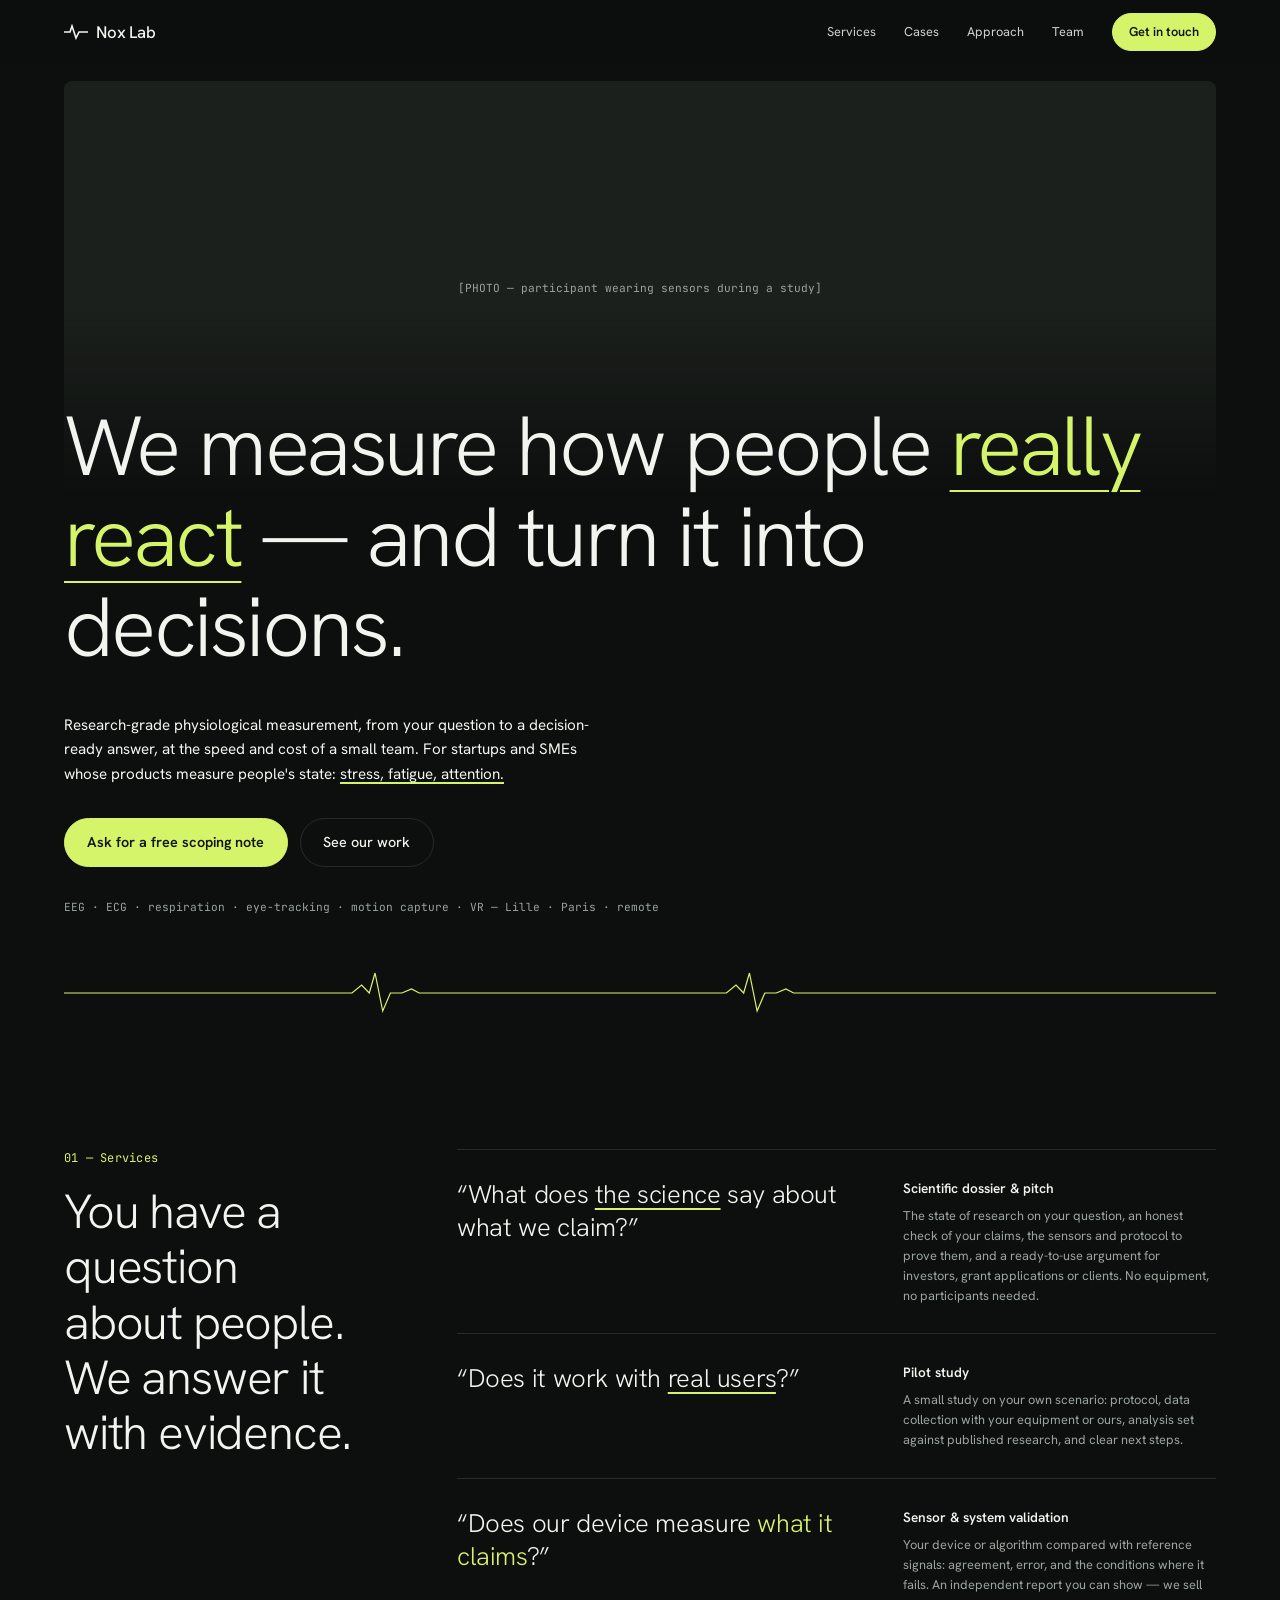
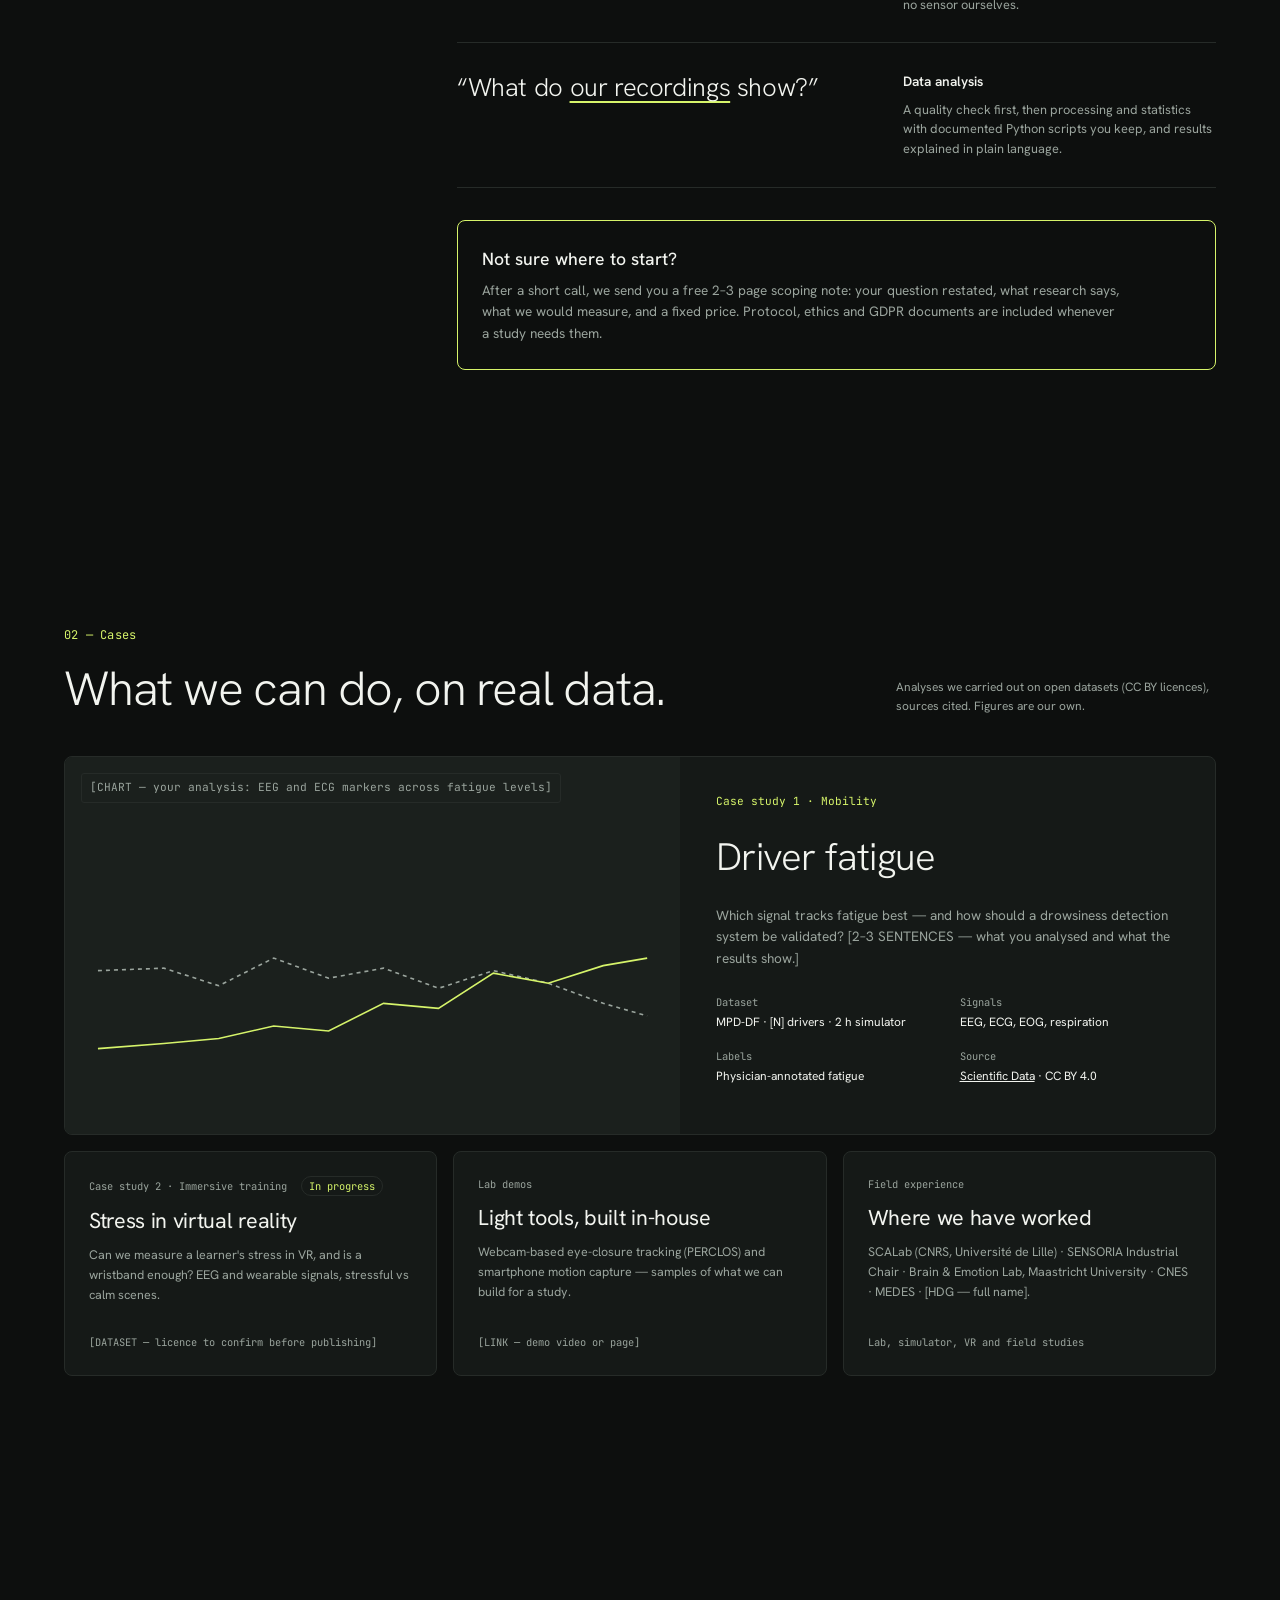
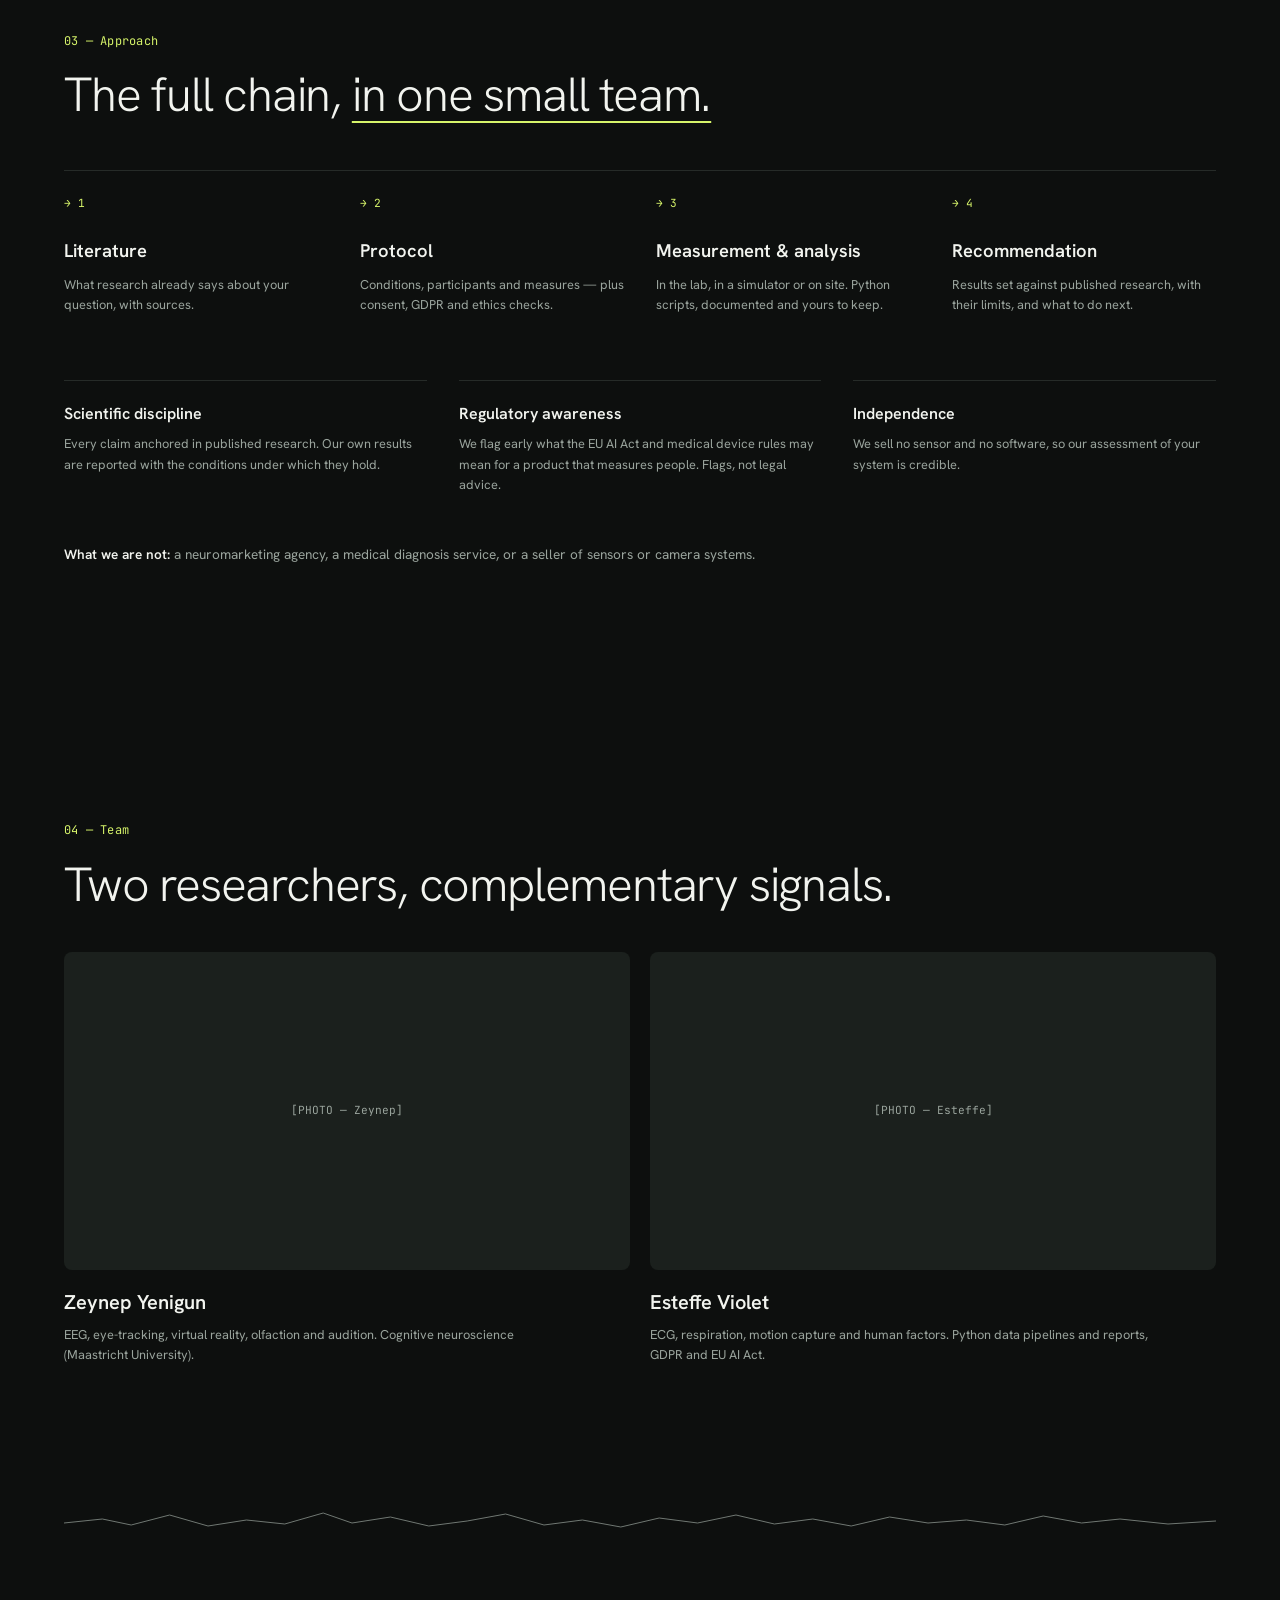
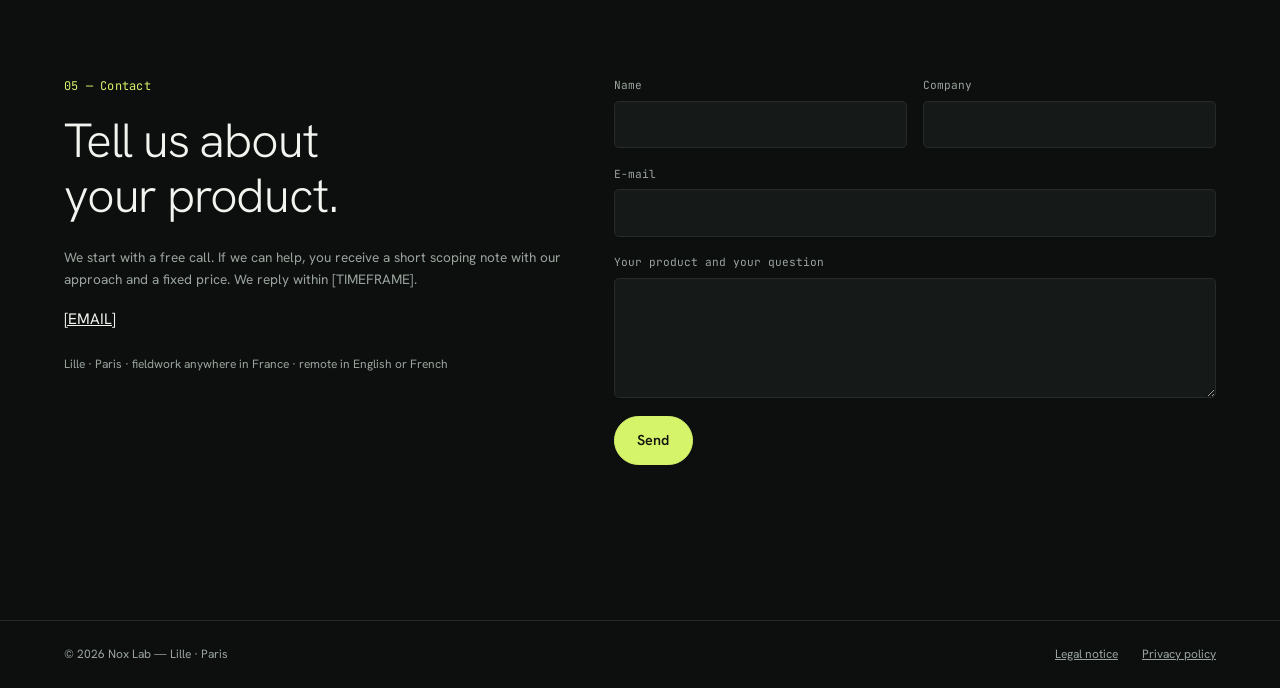
<file: index.html>
<!doctype html>
<html lang="en">
<head>
  <meta charset="utf-8">
  <meta name="viewport" content="width=device-width, initial-scale=1">
  <title>Nox Lab — Research-grade measurement of how people really react</title>
  <meta name="description" content="Physiological and behavioural measurement (EEG, ECG, respiration, eye-tracking, motion capture) for startups and SMEs whose products measure people's state: stress, fatigue, attention. Lille and Paris.">

  <!-- Preview when the link is shared (LinkedIn, etc.) -->
  <meta property="og:title" content="Nox Lab — Research-grade measurement of how people really react">
  <meta property="og:description" content="From your question to a decision-ready answer: scientific dossiers, pilot studies, sensor validation and data analysis.">
  <meta property="og:type" content="website">
  <meta property="og:locale" content="en_GB">
  <!-- <meta property="og:image" content="https://YOUR-DOMAIN/assets/og.jpg"> -->

  <link rel="icon" href="assets/favicon.svg" type="image/svg+xml">

  <!-- Fonts: Google Fonts. Remove these 3 lines to fall back to system fonts. -->
  <link rel="preconnect" href="https://fonts.googleapis.com">
  <link rel="preconnect" href="https://fonts.gstatic.com" crossorigin>
  <link href="https://fonts.googleapis.com/css2?family=Hanken+Grotesk:wght@300;400;500;600&family=JetBrains+Mono:wght@400&display=swap" rel="stylesheet">

  <link rel="stylesheet" href="css/style.css">
</head>
<body>
  <a class="skip-link" href="#content">Skip to content</a>

  <header class="site-header">
    <div class="container site-header__inner">
      <a class="logo" href="#top" aria-label="Nox Lab — home">
        <svg viewBox="0 0 24 16" aria-hidden="true"><path d="M0 8h6l2-6 4 12 3-6h9"/></svg>
        Nox Lab
      </a>

      <button class="nav-toggle" type="button" aria-expanded="false" aria-controls="nav" aria-label="Open menu">
        <svg width="18" height="18" viewBox="0 0 18 18" fill="none" stroke="currentColor" stroke-width="1.6" aria-hidden="true"><path d="M2 5h14M2 13h14"/></svg>
      </button>

      <nav class="nav" id="nav" aria-label="Main navigation">
        <div class="nav__links">
          <a href="#services">Services</a>
          <a href="#cases">Cases</a>
          <a href="#approach">Approach</a>
          <a href="#team">Team</a>
        </div>
        <a class="btn btn--primary btn--sm" href="#contact">Get in touch</a>
      </nav>
    </div>
  </header>

  <main id="content">
    <span id="top"></span>

    <section class="hero">
      <div class="container">
        <div class="hero__visual">
          <!-- Replace the .photo__tag with: <img src="assets/hero.jpg" alt="Participant wearing physiological sensors during a study" width="1600" height="900"> -->
          <div class="photo"><span class="photo__tag">[PHOTO — participant wearing sensors during a study]</span></div>
        </div>

        <h1 class="h-display hero__title">We measure how people <span class="mark">really react</span> — and turn it into decisions.</h1>

        <p class="hero__lead">Research-grade physiological measurement, from your question to a decision-ready answer, at the speed and cost of a small team. For startups and SMEs whose products measure people's state: <u>stress, fatigue, attention.</u></p>

        <div class="hero__actions">
          <a class="btn btn--primary" href="#contact">Ask for a free scoping note</a>
          <a class="btn" href="#cases">See our work</a>
        </div>

        <p class="hero__tags">EEG · ECG · respiration · eye-tracking · motion capture · VR — Lille · Paris · remote</p>

        <svg class="signal" viewBox="0 0 1200 56" preserveAspectRatio="none" aria-hidden="true">
          <path stroke="var(--accent)" stroke-width="1.2" d="M0 28H300l10-8 8 8 6-20 8 38 8-18h12l10-4 8 4H690l10-8 8 8 6-20 8 38 8-18h12l10-4 8 4H1200"/>
        </svg>
      </div>
    </section>

    <section class="section" id="services">
      <div class="container split">
        <div class="services__intro">
          <p class="eyebrow">01 — Services</p>
          <h2 class="h-section">You have a question about people. We answer it with evidence.</h2>
        </div>

        <div>
          <ul class="service-list">
            <li class="service">
              <p class="service__q">“What does <u>the science</u> say about what we claim?”</p>
              <div>
                <h3 class="service__title">Scientific dossier &amp; pitch</h3>
                <p class="service__text">The state of research on your question, an honest check of your claims, the sensors and protocol to prove them, and a ready-to-use argument for investors, grant applications or clients. No equipment, no participants needed.</p>
              </div>
            </li>
            <li class="service">
              <p class="service__q">“Does it work with <u>real users</u>?”</p>
              <div>
                <h3 class="service__title">Pilot study</h3>
                <p class="service__text">A small study on your own scenario: protocol, data collection with your equipment or ours, analysis set against published research, and clear next steps.</p>
              </div>
            </li>
            <li class="service">
              <p class="service__q">“Does our device measure <em>what it claims</em>?”</p>
              <div>
                <h3 class="service__title">Sensor &amp; system validation</h3>
                <p class="service__text">Your device or algorithm compared with reference signals: agreement, error, and the conditions where it fails. An independent report you can show — we sell no sensor ourselves.</p>
              </div>
            </li>
            <li class="service">
              <p class="service__q">“What do <u>our recordings</u> show?”</p>
              <div>
                <h3 class="service__title">Data analysis</h3>
                <p class="service__text">A quality check first, then processing and statistics with documented Python scripts you keep, and results explained in plain language.</p>
              </div>
            </li>
          </ul>

          <div class="scoping">
            <p class="scoping__title">Not sure where to start?</p>
            <p class="scoping__text">After a short call, we send you a free 2–3 page scoping note: your question restated, what research says, what we would measure, and a fixed price. Protocol, ethics and GDPR documents are included whenever a study needs them.</p>
          </div>
        </div>
      </div>
    </section>

    <section class="section" id="cases">
      <div class="container">
        <div class="cases__head">
          <div>
            <p class="eyebrow">02 — Cases</p>
            <h2 class="h-section">What we can do, on real data.</h2>
          </div>
          <p class="cases__note">Analyses we carried out on open datasets (CC BY licences), sources cited. Figures are our own.</p>
        </div>

        <article class="card case-main">
          <div class="case-main__chart">
            <svg viewBox="0 0 560 300" preserveAspectRatio="none" role="img" aria-label="Placeholder chart">
              <path stroke="var(--muted)" stroke-dasharray="4 4" stroke-width="1" d="M30 170 L90 168 L140 182 L190 160 L240 176 L290 168 L340 184 L390 170 L440 180 L490 196 L530 206"/>
              <path stroke="var(--accent)" d="M30 232 L90 228 L140 224 L190 214 L240 218 L290 196 L340 200 L390 172 L440 180 L490 166 L530 160"/>
            </svg>
            <span class="photo__tag">[CHART — your analysis: EEG and ECG markers across fatigue levels]</span>
          </div>
          <div class="case-main__body">
            <p class="case-main__kicker">Case study 1 · Mobility</p>
            <h3 class="case-main__title">Driver fatigue</h3>
            <p class="case-main__text">Which signal tracks fatigue best — and how should a drowsiness detection system be validated? [2–3 SENTENCES — what you analysed and what the results show.]</p>
            <dl class="meta">
              <div><dt>Dataset</dt><dd>MPD-DF · [N] drivers · 2 h simulator</dd></div>
              <div><dt>Signals</dt><dd>EEG, ECG, EOG, respiration</dd></div>
              <div><dt>Labels</dt><dd>Physician-annotated fatigue</dd></div>
              <div><dt>Source</dt><dd><a href="https://www.nature.com/articles/s41597-026-06634-4" rel="noopener">Scientific Data</a> · CC BY 4.0</dd></div>
            </dl>
          </div>
        </article>

        <div class="case-grid">
          <article class="card case-card">
            <p class="case-card__kicker">Case study 2 · Immersive training <span class="status">In progress</span></p>
            <h3 class="case-card__title">Stress in virtual reality</h3>
            <p class="case-card__text">Can we measure a learner's stress in VR, and is a wristband enough? EEG and wearable signals, stressful vs calm scenes.</p>
            <p class="case-card__src">[DATASET — licence to confirm before publishing]</p>
          </article>
          <article class="card case-card">
            <p class="case-card__kicker">Lab demos</p>
            <h3 class="case-card__title">Light tools, built in-house</h3>
            <p class="case-card__text">Webcam-based eye-closure tracking (PERCLOS) and smartphone motion capture — samples of what we can build for a study.</p>
            <p class="case-card__src">[LINK — demo video or page]</p>
          </article>
          <article class="card case-card">
            <p class="case-card__kicker">Field experience</p>
            <h3 class="case-card__title">Where we have worked</h3>
            <p class="case-card__text">SCALab (CNRS, Université de Lille) · SENSORIA Industrial Chair · Brain &amp; Emotion Lab, Maastricht University · CNES · MEDES · [HDG — full name].</p>
            <p class="case-card__src">Lab, simulator, VR and field studies</p>
          </article>
        </div>
      </div>
    </section>

    <section class="section method" id="approach">
      <div class="container">
        <p class="eyebrow">03 — Approach</p>
        <h2 class="h-section">The full chain, <span class="underline">in one small team.</span></h2>

        <ol class="steps">
          <li class="step">
            <p class="step__num">→ 1</p>
            <h3 class="step__title">Literature</h3>
            <p class="step__text">What research already says about your question, with sources.</p>
          </li>
          <li class="step">
            <p class="step__num">→ 2</p>
            <h3 class="step__title">Protocol</h3>
            <p class="step__text">Conditions, participants and measures — plus consent, GDPR and ethics checks.</p>
          </li>
          <li class="step">
            <p class="step__num">→ 3</p>
            <h3 class="step__title">Measurement &amp; analysis</h3>
            <p class="step__text">In the lab, in a simulator or on site. Python scripts, documented and yours to keep.</p>
          </li>
          <li class="step">
            <p class="step__num">→ 4</p>
            <h3 class="step__title">Recommendation</h3>
            <p class="step__text">Results set against published research, with their limits, and what to do next.</p>
          </li>
        </ol>

        <div class="principles">
          <div class="principle">
            <h3 class="principle__title">Scientific discipline</h3>
            <p class="principle__text">Every claim anchored in published research. Our own results are reported with the conditions under which they hold.</p>
          </div>
          <div class="principle">
            <h3 class="principle__title">Regulatory awareness</h3>
            <p class="principle__text">We flag early what the EU AI Act and medical device rules may mean for a product that measures people. Flags, not legal advice.</p>
          </div>
          <div class="principle">
            <h3 class="principle__title">Independence</h3>
            <p class="principle__text">We sell no sensor and no software, so our assessment of your system is credible.</p>
          </div>
        </div>

        <p class="not-list"><span>What we are not:</span> a neuromarketing agency, a medical diagnosis service, or a seller of sensors or camera systems.</p>
      </div>
    </section>

    <section class="section team" id="team">
      <div class="container">
        <p class="eyebrow">04 — Team</p>
        <h2 class="h-section">Two researchers, complementary signals.</h2>

        <div class="team__grid">
          <article class="member">
            <div class="photo"><span class="photo__tag">[PHOTO — Zeynep]</span></div>
            <h3 class="member__name">Zeynep Yenigun</h3>
            <p class="member__bio">EEG, eye-tracking, virtual reality, olfaction and audition. Cognitive neuroscience (Maastricht University).</p>
          </article>
          <article class="member">
            <div class="photo"><span class="photo__tag">[PHOTO — Esteffe]</span></div>
            <h3 class="member__name">Esteffe Violet</h3>
            <p class="member__bio">ECG, respiration, motion capture and human factors. Python data pipelines and reports, GDPR and EU AI Act.</p>
          </article>
        </div>
      </div>
    </section>

    <section class="section contact" id="contact">
      <div class="container">
        <svg class="signal" viewBox="0 0 1200 56" preserveAspectRatio="none" aria-hidden="true">
          <path stroke="var(--muted)" stroke-width="1" opacity=".7" d="M0 30 L40 26 L70 32 L110 22 L150 33 L190 27 L230 31 L270 20 L300 30 L340 24 L380 33 L420 28 L460 21 L500 32 L540 27 L580 34 L620 25 L660 30 L700 22 L740 31 L780 26 L820 33 L860 24 L900 30 L940 27 L980 32 L1020 23 L1060 30 L1100 26 L1150 31 L1200 28"/>
        </svg>

        <div class="contact__grid">
          <div>
            <p class="eyebrow">05 — Contact</p>
            <h2 class="h-section contact__title">Tell us about your product.</h2>
            <p class="contact__text">We start with a free call. If we can help, you receive a short scoping note with our approach and a fixed price. We reply within [TIMEFRAME].</p>
            <p class="contact__mail"><a href="mailto:contact@example.com">[EMAIL]</a></p>
            <p class="contact__place">Lille · Paris · fieldwork anywhere in France · remote in English or French</p>
          </div>

          <form class="form" action="https://formspree.io/f/YOUR_ID" method="POST" id="contact-form">
            <div class="field">
              <label for="name">Name</label>
              <input id="name" name="name" type="text" autocomplete="name" required>
            </div>
            <div class="field">
              <label for="company">Company</label>
              <input id="company" name="company" type="text" autocomplete="organization">
            </div>
            <div class="field field--full">
              <label for="email">E-mail</label>
              <input id="email" name="email" type="email" autocomplete="email" required>
            </div>
            <div class="field field--full">
              <label for="question">Your product and your question</label>
              <textarea id="question" name="question" required></textarea>
            </div>
            <input class="hp" type="text" name="_gotcha" tabindex="-1" autocomplete="off" aria-hidden="true">
            <div class="form__actions">
              <button class="btn btn--primary" type="submit">Send</button>
              <p class="form__status" role="status" aria-live="polite"
                 data-sending="Sending…"
                 data-ok="Thank you, your message has been sent."
                 data-error="Something went wrong. Please write to us directly by e-mail."></p>
            </div>
          </form>
        </div>
      </div>
    </section>
  </main>

  <footer class="site-footer">
    <div class="container site-footer__inner">
      <p>© 2026 Nox Lab — Lille · Paris</p>
      <nav aria-label="Legal links">
        <a href="legal-notice.html">Legal notice</a>
        <a href="privacy.html">Privacy policy</a>
      </nav>
    </div>
  </footer>

  <script src="js/main.js" defer></script>
</body>
</html>
</file>
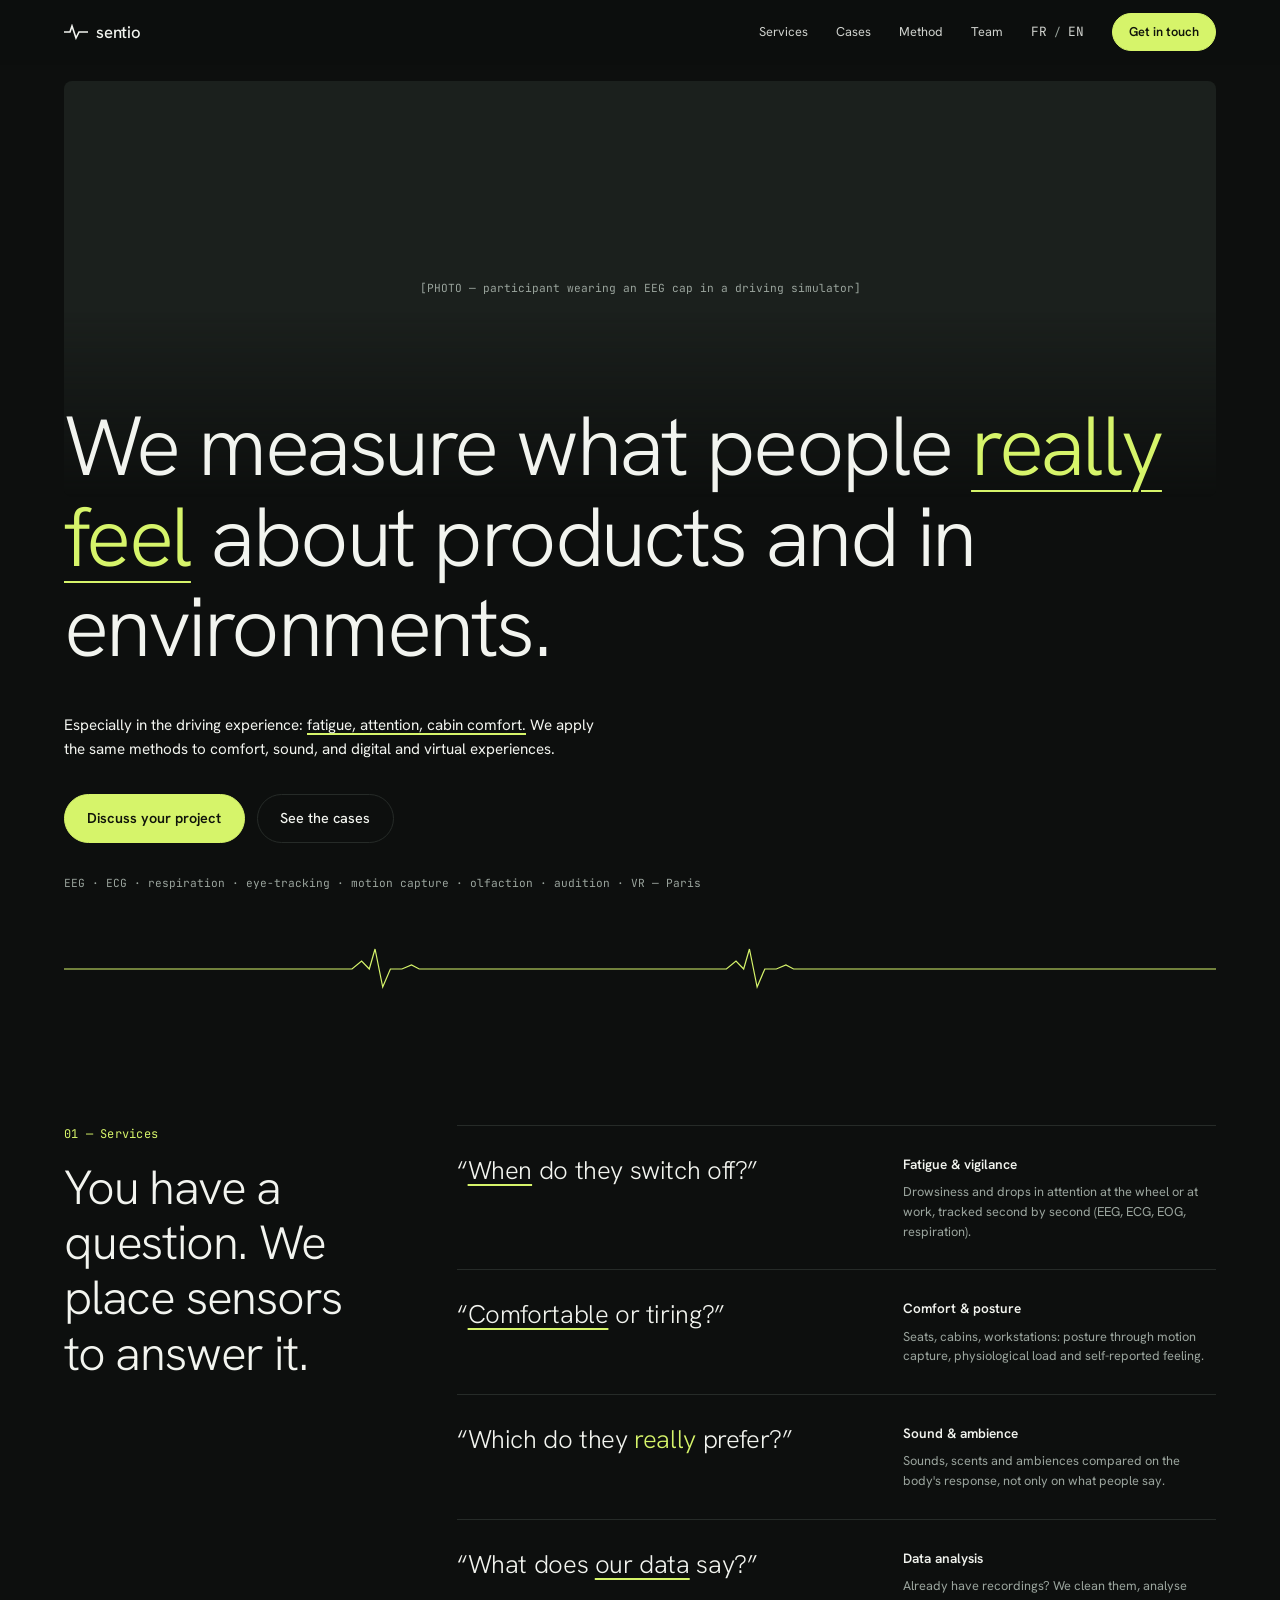
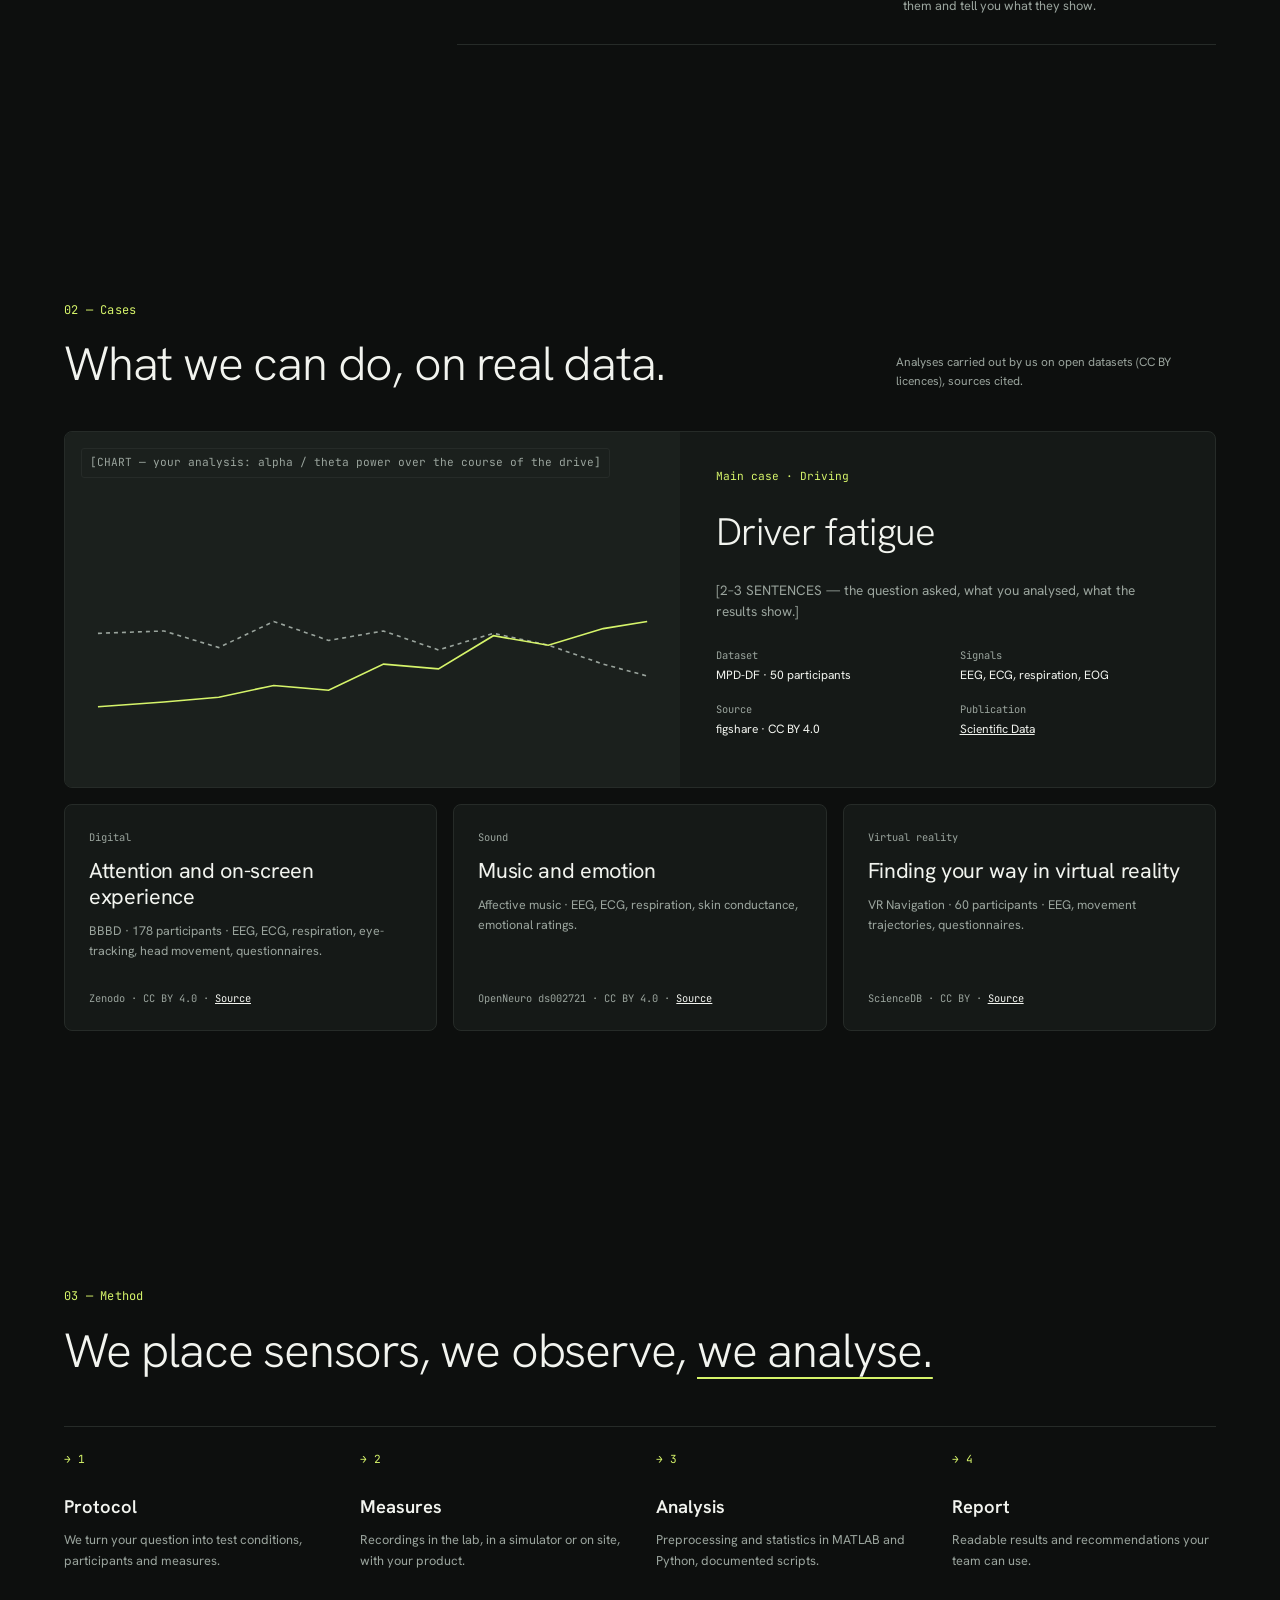
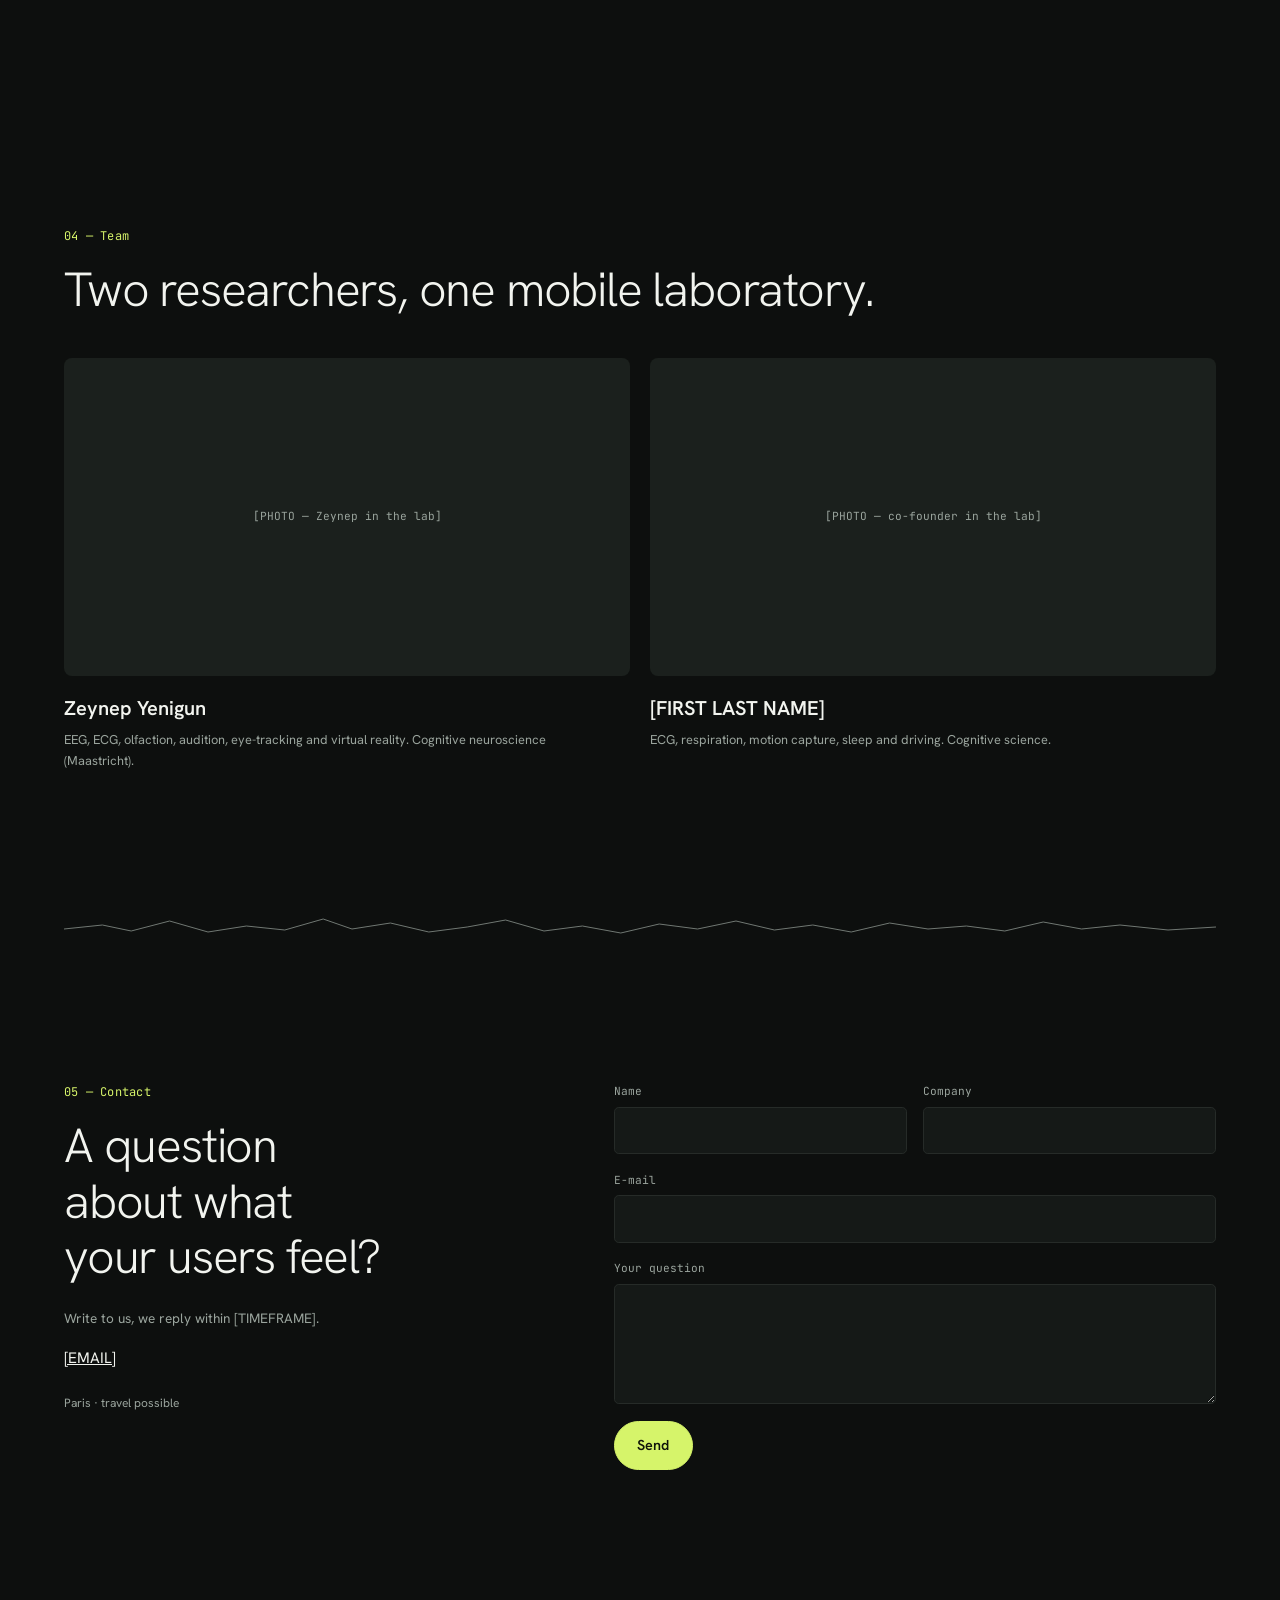
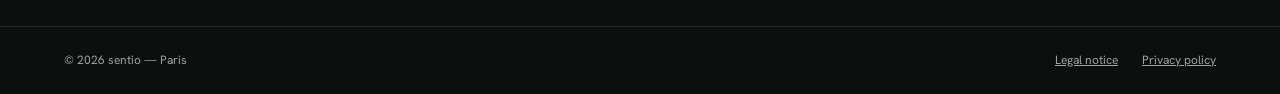
<file: en/index.html>
<!doctype html>
<html lang="en">
<head>
  <meta charset="utf-8">
  <meta name="viewport" content="width=device-width, initial-scale=1">
  <title>sentio — Measuring what people really feel</title>
  <meta name="description" content="Physiological and behavioural measurement (EEG, ECG, respiration, eye-tracking, motion capture) to understand what your users feel: fatigue, attention, comfort. Paris.">

  <meta property="og:title" content="sentio — Measuring what people really feel">
  <meta property="og:description" content="Fatigue, attention, comfort: measurements from the body, not only from what people say.">
  <meta property="og:type" content="website">
  <meta property="og:locale" content="en_GB">
  <!-- <meta property="og:image" content="https://YOUR-DOMAIN/assets/og.jpg"> -->

  <link rel="icon" href="../assets/favicon.svg" type="image/svg+xml">
  <link rel="alternate" hreflang="fr" href="../">

  <link rel="preconnect" href="https://fonts.googleapis.com">
  <link rel="preconnect" href="https://fonts.gstatic.com" crossorigin>
  <link href="https://fonts.googleapis.com/css2?family=Hanken+Grotesk:wght@300;400;500;600&family=JetBrains+Mono:wght@400&display=swap" rel="stylesheet">

  <link rel="stylesheet" href="../css/style.css">
</head>
<body>
  <a class="skip-link" href="#content">Skip to content</a>

  <header class="site-header">
    <div class="container site-header__inner">
      <a class="logo" href="#top" aria-label="sentio — home">
        <svg viewBox="0 0 24 16" aria-hidden="true"><path d="M0 8h6l2-6 4 12 3-6h9"/></svg>
        sentio
      </a>

      <button class="nav-toggle" type="button" aria-expanded="false" aria-controls="nav" aria-label="Open menu">
        <svg width="18" height="18" viewBox="0 0 18 18" fill="none" stroke="currentColor" stroke-width="1.6" aria-hidden="true"><path d="M2 5h14M2 13h14"/></svg>
      </button>

      <nav class="nav" id="nav" aria-label="Main navigation">
        <div class="nav__links">
          <a href="#services">Services</a>
          <a href="#cases">Cases</a>
          <a href="#method">Method</a>
          <a href="#team">Team</a>
        </div>
        <div class="lang" aria-label="Language">
          <a href="../index.html" hreflang="fr">FR</a> / <a href="index.html" aria-current="true" hreflang="en">EN</a>
        </div>
        <a class="btn btn--primary btn--sm" href="#contact">Get in touch</a>
      </nav>
    </div>
  </header>

  <main id="content">
    <span id="top"></span>

    <section class="hero">
      <div class="container">
        <div class="hero__visual">
          <!-- Replace the .photo__tag with: <img src="../assets/hero.jpg" alt="Participant wearing an EEG cap in a driving simulator" width="1600" height="900"> -->
          <div class="photo"><span class="photo__tag">[PHOTO — participant wearing an EEG cap in a driving simulator]</span></div>
        </div>

        <h1 class="h-display hero__title">We measure what people <span class="mark">really feel</span> about products and in environments.</h1>

        <p class="hero__lead">Especially in the driving experience: <u>fatigue, attention, cabin comfort.</u> We apply the same methods to comfort, sound, and digital and virtual experiences.</p>

        <div class="hero__actions">
          <a class="btn btn--primary" href="#contact">Discuss your project</a>
          <a class="btn" href="#cases">See the cases</a>
        </div>

        <p class="hero__tags">EEG · ECG · respiration · eye-tracking · motion capture · olfaction · audition · VR — Paris</p>

        <svg class="signal" viewBox="0 0 1200 56" preserveAspectRatio="none" aria-hidden="true">
          <path stroke="var(--accent)" stroke-width="1.2" d="M0 28H300l10-8 8 8 6-20 8 38 8-18h12l10-4 8 4H690l10-8 8 8 6-20 8 38 8-18h12l10-4 8 4H1200"/>
        </svg>
      </div>
    </section>

    <section class="section" id="services">
      <div class="container split">
        <div class="services__intro">
          <p class="eyebrow">01 — Services</p>
          <h2 class="h-section">You have a question. We place sensors to answer it.</h2>
        </div>

        <ul class="service-list">
          <li class="service">
            <p class="service__q">“<u>When</u> do they switch off?”</p>
            <div>
              <h3 class="service__title">Fatigue &amp; vigilance</h3>
              <p class="service__text">Drowsiness and drops in attention at the wheel or at work, tracked second by second (EEG, ECG, EOG, respiration).</p>
            </div>
          </li>
          <li class="service">
            <p class="service__q">“<u>Comfortable</u> or tiring?”</p>
            <div>
              <h3 class="service__title">Comfort &amp; posture</h3>
              <p class="service__text">Seats, cabins, workstations: posture through motion capture, physiological load and self-reported feeling.</p>
            </div>
          </li>
          <li class="service">
            <p class="service__q">“Which do they <em>really</em> prefer?”</p>
            <div>
              <h3 class="service__title">Sound &amp; ambience</h3>
              <p class="service__text">Sounds, scents and ambiences compared on the body's response, not only on what people say.</p>
            </div>
          </li>
          <li class="service">
            <p class="service__q">“What does <u>our data</u> say?”</p>
            <div>
              <h3 class="service__title">Data analysis</h3>
              <p class="service__text">Already have recordings? We clean them, analyse them and tell you what they show.</p>
            </div>
          </li>
        </ul>
      </div>
    </section>

    <section class="section" id="cases">
      <div class="container">
        <div class="cases__head">
          <div>
            <p class="eyebrow">02 — Cases</p>
            <h2 class="h-section">What we can do, on real data.</h2>
          </div>
          <p class="cases__note">Analyses carried out by us on open datasets (CC BY licences), sources cited.</p>
        </div>

        <article class="card case-main">
          <div class="case-main__chart">
            <svg viewBox="0 0 560 300" preserveAspectRatio="none" role="img" aria-label="Placeholder chart">
              <path stroke="var(--muted)" stroke-dasharray="4 4" stroke-width="1" d="M30 170 L90 168 L140 182 L190 160 L240 176 L290 168 L340 184 L390 170 L440 180 L490 196 L530 206"/>
              <path stroke="var(--accent)" d="M30 232 L90 228 L140 224 L190 214 L240 218 L290 196 L340 200 L390 172 L440 180 L490 166 L530 160"/>
            </svg>
            <span class="photo__tag">[CHART — your analysis: alpha / theta power over the course of the drive]</span>
          </div>
          <div class="case-main__body">
            <p class="case-main__kicker">Main case · Driving</p>
            <h3 class="case-main__title">Driver fatigue</h3>
            <p class="case-main__text">[2–3 SENTENCES — the question asked, what you analysed, what the results show.]</p>
            <dl class="meta">
              <div><dt>Dataset</dt><dd>MPD-DF · 50 participants</dd></div>
              <div><dt>Signals</dt><dd>EEG, ECG, respiration, EOG</dd></div>
              <div><dt>Source</dt><dd>figshare · CC BY 4.0</dd></div>
              <div><dt>Publication</dt><dd><a href="#" rel="noopener">Scientific Data</a></dd></div>
            </dl>
          </div>
        </article>

        <div class="case-grid">
          <article class="card case-card">
            <p class="case-card__kicker">Digital</p>
            <h3 class="case-card__title">Attention and on-screen experience</h3>
            <p class="case-card__text">BBBD · 178 participants · EEG, ECG, respiration, eye-tracking, head movement, questionnaires.</p>
            <p class="case-card__src">Zenodo · CC BY 4.0 · <a href="#" rel="noopener">Source</a></p>
          </article>
          <article class="card case-card">
            <p class="case-card__kicker">Sound</p>
            <h3 class="case-card__title">Music and emotion</h3>
            <p class="case-card__text">Affective music · EEG, ECG, respiration, skin conductance, emotional ratings.</p>
            <p class="case-card__src">OpenNeuro ds002721 · CC BY 4.0 · <a href="#" rel="noopener">Source</a></p>
          </article>
          <article class="card case-card">
            <p class="case-card__kicker">Virtual reality</p>
            <h3 class="case-card__title">Finding your way in virtual reality</h3>
            <p class="case-card__text">VR Navigation · 60 participants · EEG, movement trajectories, questionnaires.</p>
            <p class="case-card__src">ScienceDB · CC BY · <a href="#" rel="noopener">Source</a></p>
          </article>
        </div>
      </div>
    </section>

    <section class="section method" id="method">
      <div class="container">
        <p class="eyebrow">03 — Method</p>
        <h2 class="h-section">We place sensors, we observe, <span class="underline">we analyse.</span></h2>

        <ol class="steps">
          <li class="step">
            <p class="step__num">→ 1</p>
            <h3 class="step__title">Protocol</h3>
            <p class="step__text">We turn your question into test conditions, participants and measures.</p>
          </li>
          <li class="step">
            <p class="step__num">→ 2</p>
            <h3 class="step__title">Measures</h3>
            <p class="step__text">Recordings in the lab, in a simulator or on site, with your product.</p>
          </li>
          <li class="step">
            <p class="step__num">→ 3</p>
            <h3 class="step__title">Analysis</h3>
            <p class="step__text">Preprocessing and statistics in MATLAB and Python, documented scripts.</p>
          </li>
          <li class="step">
            <p class="step__num">→ 4</p>
            <h3 class="step__title">Report</h3>
            <p class="step__text">Readable results and recommendations your team can use.</p>
          </li>
        </ol>
      </div>
    </section>

    <section class="section team" id="team">
      <div class="container">
        <p class="eyebrow">04 — Team</p>
        <h2 class="h-section">Two researchers, one mobile laboratory.</h2>

        <div class="team__grid">
          <article class="member">
            <div class="photo"><span class="photo__tag">[PHOTO — Zeynep in the lab]</span></div>
            <h3 class="member__name">Zeynep Yenigun</h3>
            <p class="member__bio">EEG, ECG, olfaction, audition, eye-tracking and virtual reality. Cognitive neuroscience (Maastricht).</p>
          </article>
          <article class="member">
            <div class="photo"><span class="photo__tag">[PHOTO — co-founder in the lab]</span></div>
            <h3 class="member__name">[FIRST LAST NAME]</h3>
            <p class="member__bio">ECG, respiration, motion capture, sleep and driving. Cognitive science.</p>
          </article>
        </div>
      </div>
    </section>

    <section class="section contact" id="contact">
      <div class="container">
        <svg class="signal" viewBox="0 0 1200 56" preserveAspectRatio="none" aria-hidden="true">
          <path stroke="var(--muted)" stroke-width="1" opacity=".7" d="M0 30 L40 26 L70 32 L110 22 L150 33 L190 27 L230 31 L270 20 L300 30 L340 24 L380 33 L420 28 L460 21 L500 32 L540 27 L580 34 L620 25 L660 30 L700 22 L740 31 L780 26 L820 33 L860 24 L900 30 L940 27 L980 32 L1020 23 L1060 30 L1100 26 L1150 31 L1200 28"/>
        </svg>

        <div class="contact__grid">
          <div>
            <p class="eyebrow">05 — Contact</p>
            <h2 class="h-section contact__title">A question about what your users feel?</h2>
            <p class="contact__text">Write to us, we reply within [TIMEFRAME].</p>
            <p class="contact__mail"><a href="mailto:contact@example.com">[EMAIL]</a></p>
            <p class="contact__place">Paris · travel possible</p>
          </div>

          <form class="form" action="https://formspree.io/f/YOUR_ID" method="POST" id="contact-form">
            <div class="field">
              <label for="name">Name</label>
              <input id="name" name="name" type="text" autocomplete="name" required>
            </div>
            <div class="field">
              <label for="company">Company</label>
              <input id="company" name="company" type="text" autocomplete="organization">
            </div>
            <div class="field field--full">
              <label for="email">E-mail</label>
              <input id="email" name="email" type="email" autocomplete="email" required>
            </div>
            <div class="field field--full">
              <label for="question">Your question</label>
              <textarea id="question" name="question" required></textarea>
            </div>
            <input class="hp" type="text" name="_gotcha" tabindex="-1" autocomplete="off" aria-hidden="true">
            <div class="form__actions">
              <button class="btn btn--primary" type="submit">Send</button>
              <p class="form__status" role="status" aria-live="polite"
                 data-sending="Sending…"
                 data-ok="Thank you, your message has been sent."
                 data-error="Something went wrong. Please write to us directly by e-mail."></p>
            </div>
          </form>
        </div>
      </div>
    </section>
  </main>

  <footer class="site-footer">
    <div class="container site-footer__inner">
      <p>© 2026 sentio — Paris</p>
      <nav aria-label="Legal links">
        <a href="legal-notice.html">Legal notice</a>
        <a href="privacy.html">Privacy policy</a>
      </nav>
    </div>
  </footer>

  <script src="../js/main.js" defer></script>
</body>
</html>
</file>
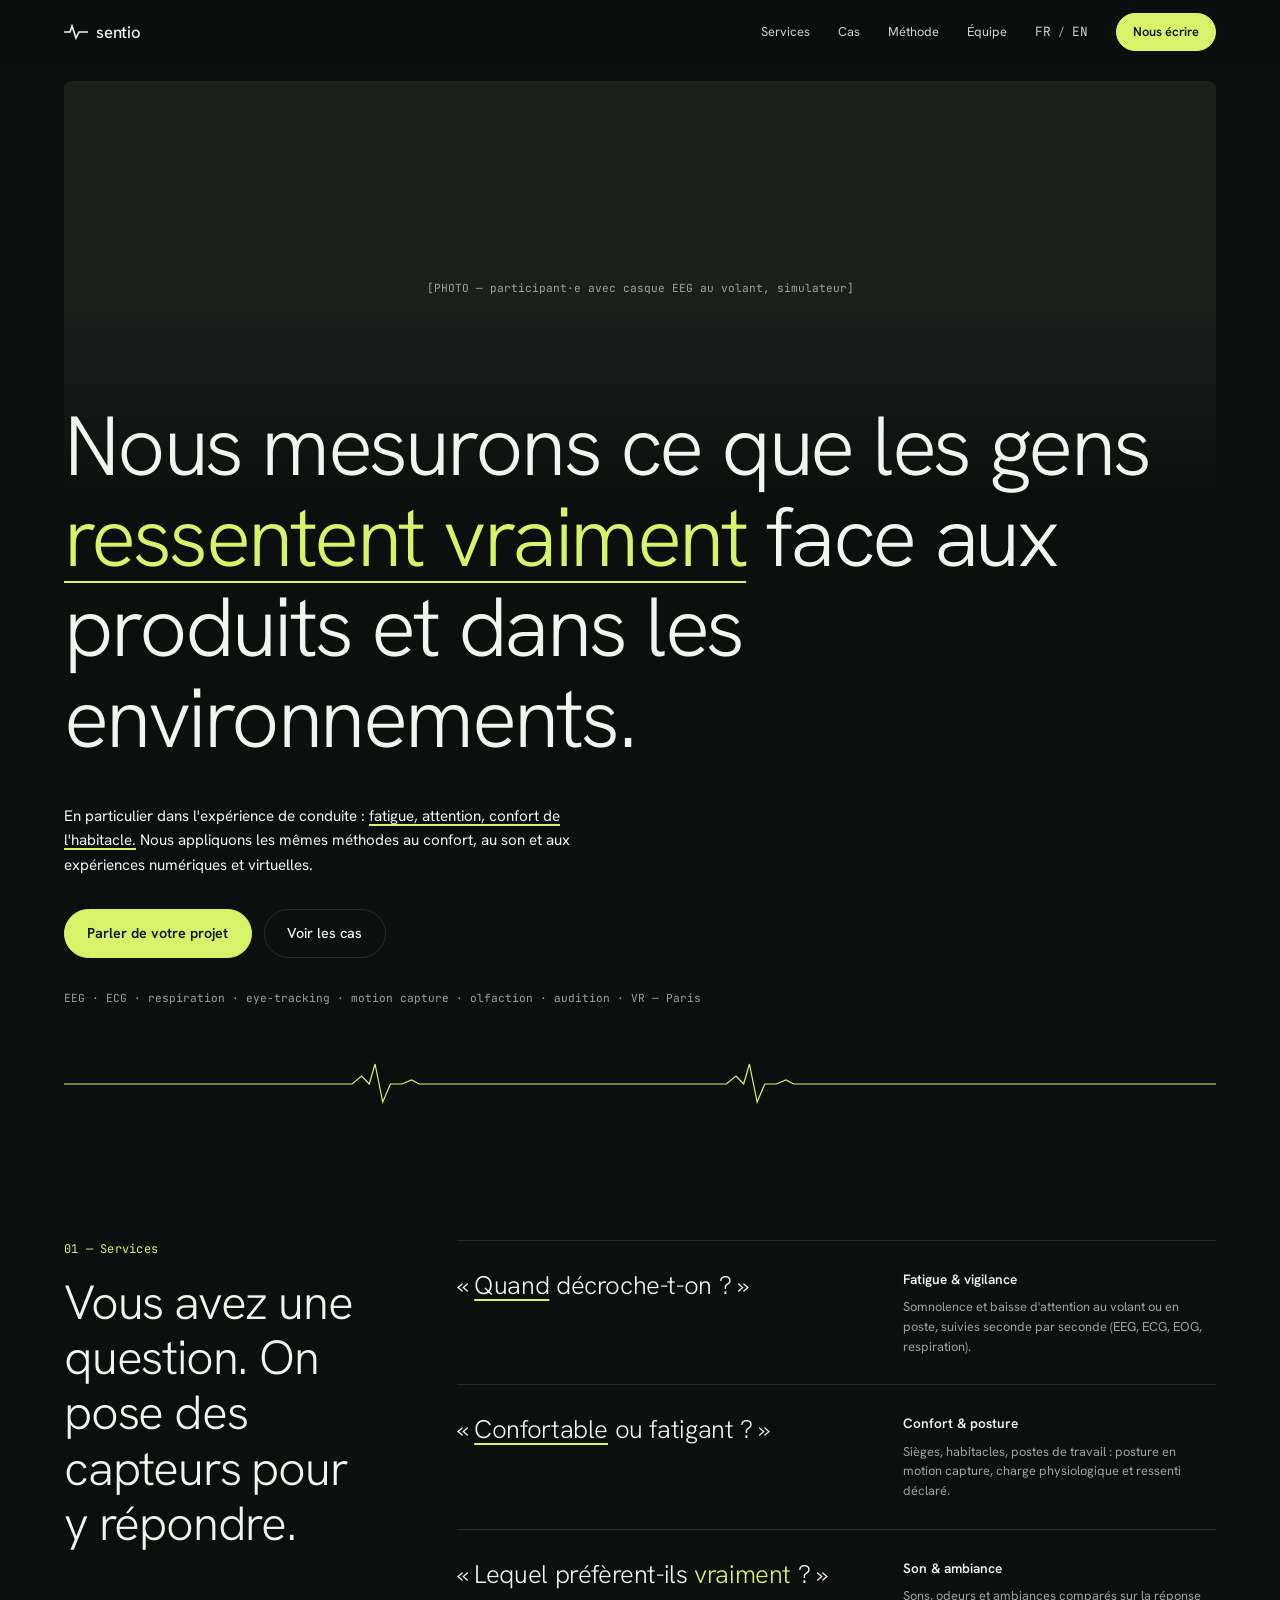
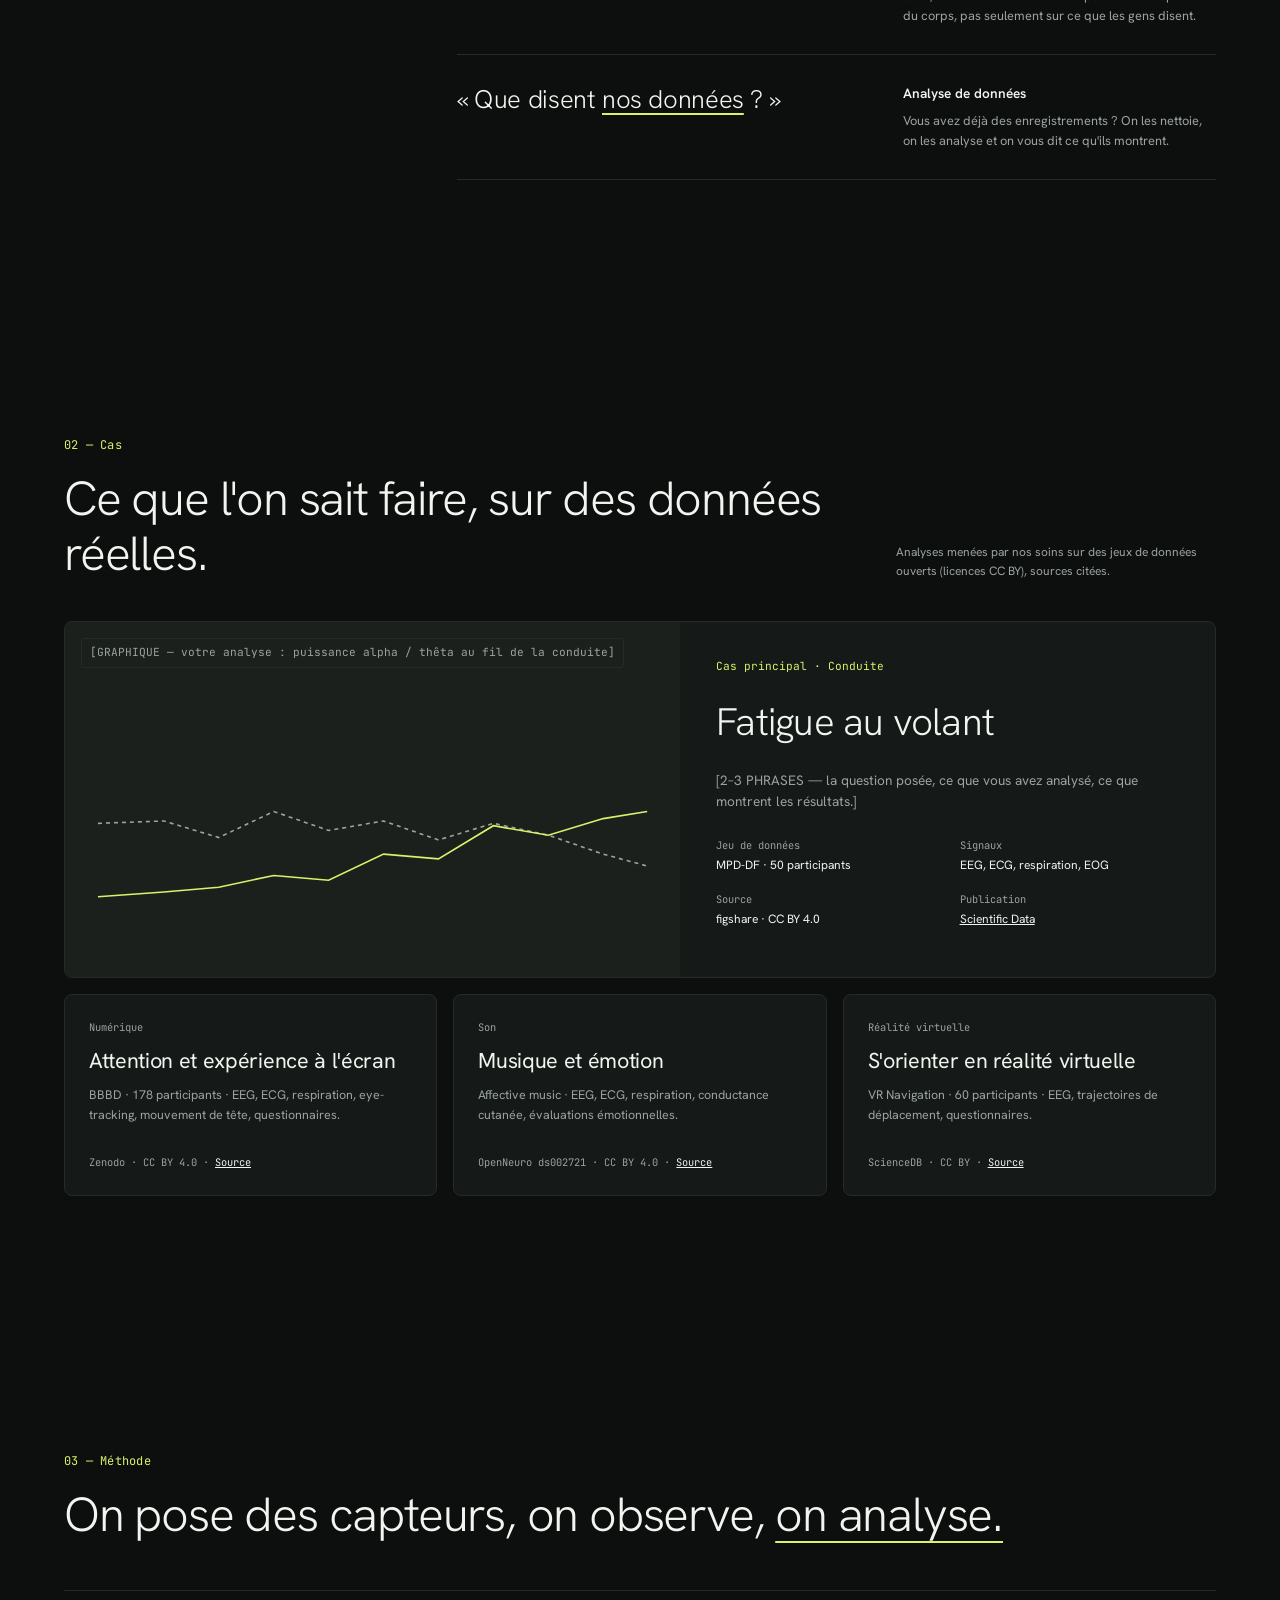
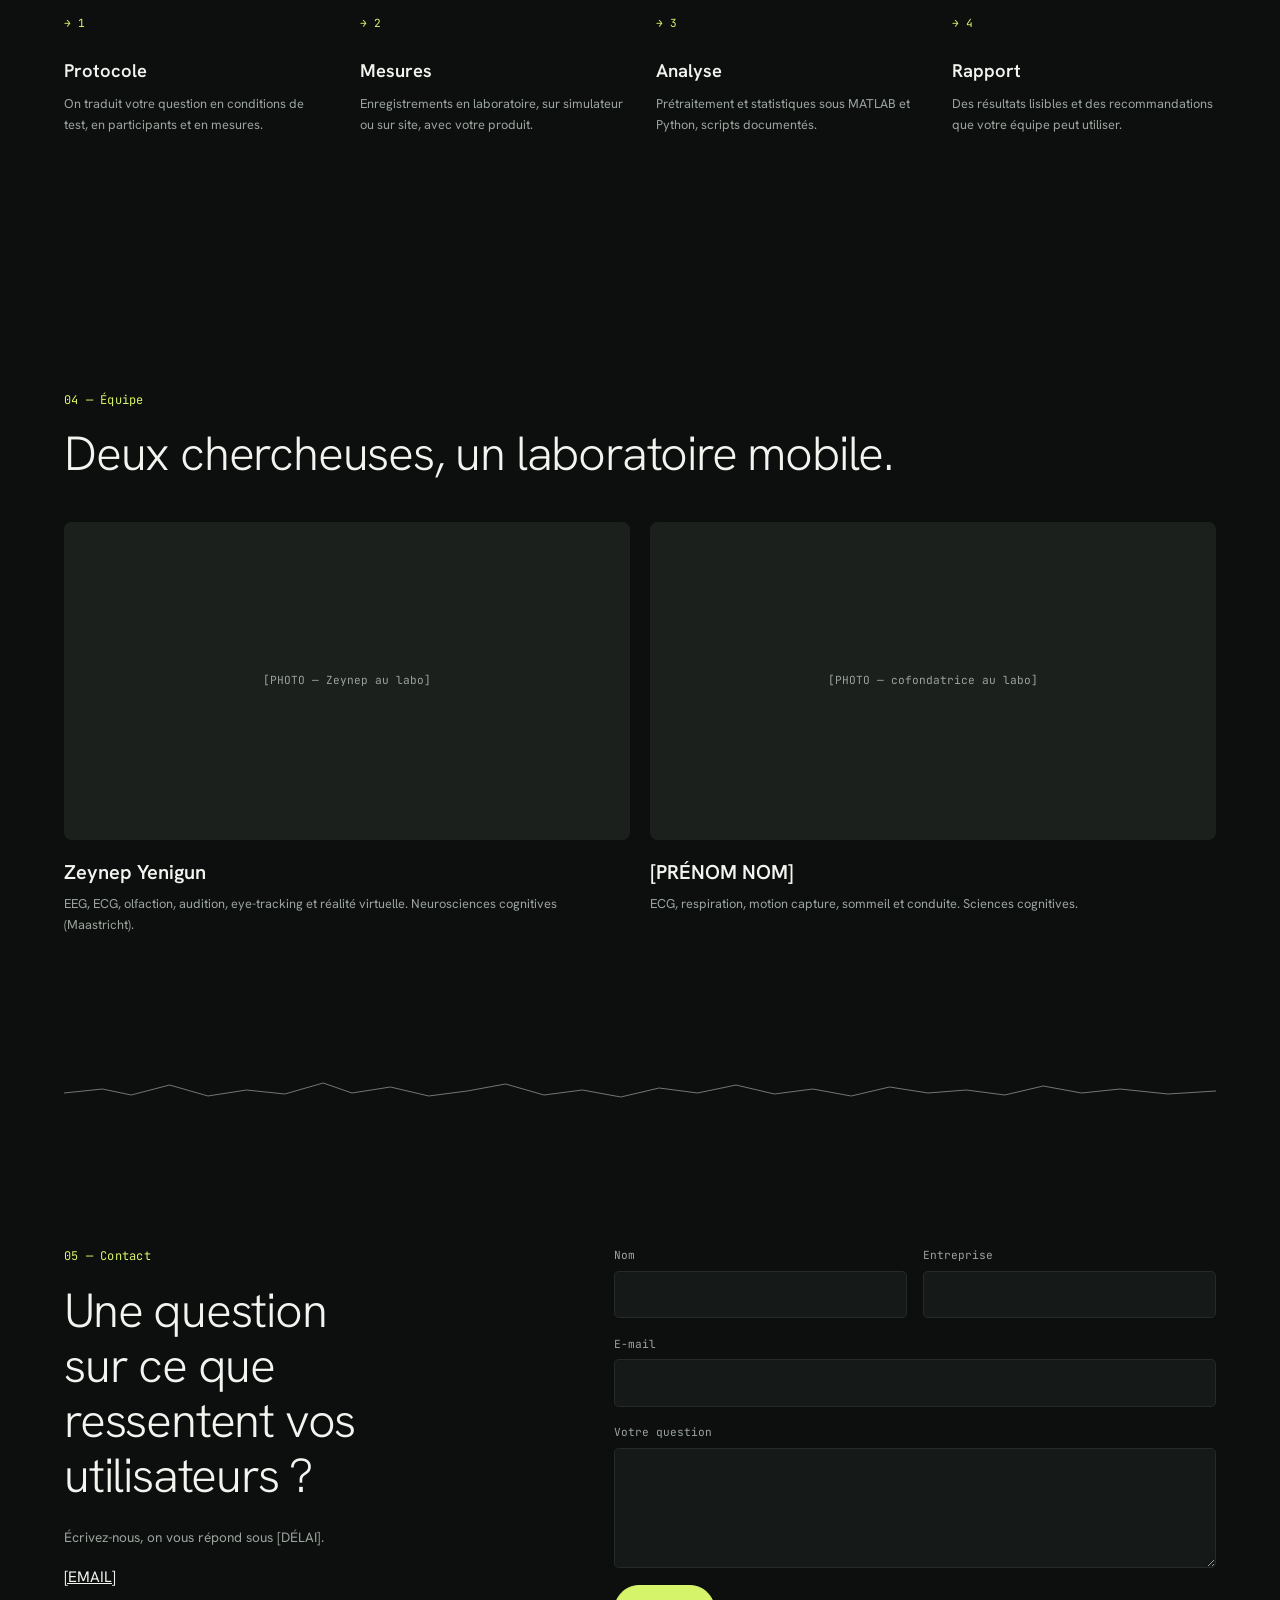
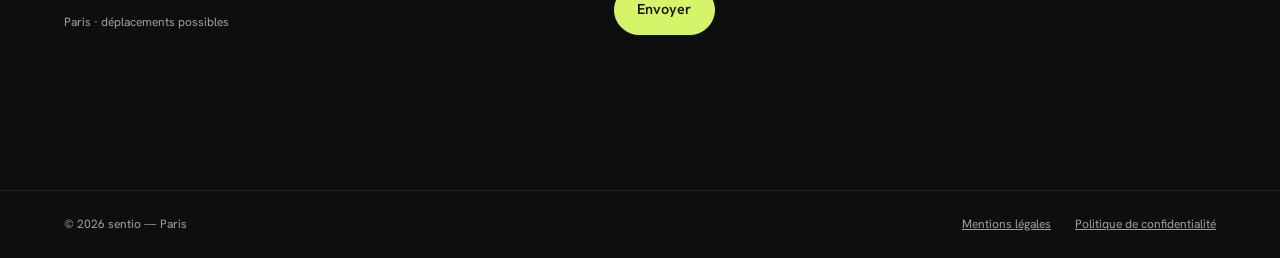
<file: fr/index.html>
<!doctype html>
<html lang="fr">
<head>
  <meta charset="utf-8">
  <meta name="viewport" content="width=device-width, initial-scale=1">
  <title>sentio — Mesurer ce que les gens ressentent vraiment</title>
  <meta name="description" content="Mesures physiologiques et comportementales (EEG, ECG, respiration, eye-tracking, motion capture) pour comprendre ce que ressentent vos utilisateurs : fatigue, attention, confort. Paris.">

  <!-- Aperçu lors d'un partage (LinkedIn, etc.) -->
  <meta property="og:title" content="sentio — Mesurer ce que les gens ressentent vraiment">
  <meta property="og:description" content="Fatigue, attention, confort : des mesures sur le corps, pas seulement sur ce que les gens disent.">
  <meta property="og:type" content="website">
  <meta property="og:locale" content="fr_FR">
  <!-- <meta property="og:image" content="https://VOTRE-DOMAINE/assets/og.jpg"> -->

  <link rel="icon" href="../assets/favicon.svg" type="image/svg+xml">
  <link rel="alternate" hreflang="en" href="../en/">

  <!-- Polices : Google Fonts. Pour s'en passer, retirez ces 3 lignes (le site utilise alors la police système). -->
  <link rel="preconnect" href="https://fonts.googleapis.com">
  <link rel="preconnect" href="https://fonts.gstatic.com" crossorigin>
  <link href="https://fonts.googleapis.com/css2?family=Hanken+Grotesk:wght@300;400;500;600&family=JetBrains+Mono:wght@400&display=swap" rel="stylesheet">

  <link rel="stylesheet" href="../css/style.css">
</head>
<body>
  <a class="skip-link" href="#contenu">Aller au contenu</a>

  <!-- ===== En-tête ===== -->
  <header class="site-header">
    <div class="container site-header__inner">
      <a class="logo" href="#top" aria-label="sentio — accueil">
        <svg viewBox="0 0 24 16" aria-hidden="true"><path d="M0 8h6l2-6 4 12 3-6h9"/></svg>
        sentio
      </a>

      <button class="nav-toggle" type="button" aria-expanded="false" aria-controls="nav" aria-label="Ouvrir le menu">
        <svg width="18" height="18" viewBox="0 0 18 18" fill="none" stroke="currentColor" stroke-width="1.6" aria-hidden="true"><path d="M2 5h14M2 13h14"/></svg>
      </button>

      <nav class="nav" id="nav" aria-label="Navigation principale">
        <div class="nav__links">
          <a href="#services">Services</a>
          <a href="#cas">Cas</a>
          <a href="#methode">Méthode</a>
          <a href="#equipe">Équipe</a>
        </div>
        <div class="lang" aria-label="Langue">
          <a href="index.html" aria-current="true" hreflang="fr">FR</a> / <a href="../en/" hreflang="en">EN</a>
        </div>
        <a class="btn btn--primary btn--sm" href="#contact">Nous écrire</a>
      </nav>
    </div>
  </header>

  <main id="contenu">
    <span id="top"></span>

    <!-- ===== Hero ===== -->
    <section class="hero">
      <div class="container">
        <div class="hero__visual">
          <!-- Remplacer le bloc .photo__tag par : <img src="assets/hero.jpg" alt="Participante portant un casque EEG au volant d'un simulateur" width="1600" height="900"> -->
          <div class="photo"><span class="photo__tag">[PHOTO — participant·e avec casque EEG au volant, simulateur]</span></div>
        </div>

        <h1 class="h-display hero__title">Nous mesurons ce que les gens <span class="mark">ressentent vraiment</span> face aux produits et dans les environnements.</h1>

        <p class="hero__lead">En particulier dans l'expérience de conduite : <u>fatigue, attention, confort de l'habitacle.</u> Nous appliquons les mêmes méthodes au confort, au son et aux expériences numériques et virtuelles.</p>

        <div class="hero__actions">
          <a class="btn btn--primary" href="#contact">Parler de votre projet</a>
          <a class="btn" href="#cas">Voir les cas</a>
        </div>

        <p class="hero__tags">EEG · ECG · respiration · eye-tracking · motion capture · olfaction · audition · VR — Paris</p>

        <svg class="signal" viewBox="0 0 1200 56" preserveAspectRatio="none" aria-hidden="true">
          <path stroke="var(--accent)" stroke-width="1.2" d="M0 28H300l10-8 8 8 6-20 8 38 8-18h12l10-4 8 4H690l10-8 8 8 6-20 8 38 8-18h12l10-4 8 4H1200"/>
        </svg>
      </div>
    </section>

    <!-- ===== 01 Services ===== -->
    <section class="section" id="services">
      <div class="container split">
        <div class="services__intro">
          <p class="eyebrow">01 — Services</p>
          <h2 class="h-section">Vous avez une question. On pose des capteurs pour y répondre.</h2>
        </div>

        <ul class="service-list">
          <li class="service">
            <p class="service__q">« <u>Quand</u> décroche-t-on ? »</p>
            <div>
              <h3 class="service__title">Fatigue &amp; vigilance</h3>
              <p class="service__text">Somnolence et baisse d'attention au volant ou en poste, suivies seconde par seconde (EEG, ECG, EOG, respiration).</p>
            </div>
          </li>
          <li class="service">
            <p class="service__q">« <u>Confortable</u> ou fatigant ? »</p>
            <div>
              <h3 class="service__title">Confort &amp; posture</h3>
              <p class="service__text">Sièges, habitacles, postes de travail : posture en motion capture, charge physiologique et ressenti déclaré.</p>
            </div>
          </li>
          <li class="service">
            <p class="service__q">« Lequel préfèrent-ils <em>vraiment</em> ? »</p>
            <div>
              <h3 class="service__title">Son &amp; ambiance</h3>
              <p class="service__text">Sons, odeurs et ambiances comparés sur la réponse du corps, pas seulement sur ce que les gens disent.</p>
            </div>
          </li>
          <li class="service">
            <p class="service__q">« Que disent <u>nos données</u> ? »</p>
            <div>
              <h3 class="service__title">Analyse de données</h3>
              <p class="service__text">Vous avez déjà des enregistrements ? On les nettoie, on les analyse et on vous dit ce qu'ils montrent.</p>
            </div>
          </li>
        </ul>
      </div>
    </section>

    <!-- ===== 02 Cas ===== -->
    <section class="section" id="cas">
      <div class="container">
        <div class="cases__head">
          <div>
            <p class="eyebrow">02 — Cas</p>
            <h2 class="h-section">Ce que l'on sait faire, sur des données réelles.</h2>
          </div>
          <p class="cases__note">Analyses menées par nos soins sur des jeux de données ouverts (licences CC BY), sources citées.</p>
        </div>

        <!-- Cas principal -->
        <article class="card case-main">
          <div class="case-main__chart">
            <!-- Graphique provisoire : à remplacer par votre analyse (<img src="assets/cas-fatigue.svg" alt="..."> ). -->
            <svg viewBox="0 0 560 300" preserveAspectRatio="none" role="img" aria-label="Graphique provisoire">
              <path stroke="var(--muted)" stroke-dasharray="4 4" stroke-width="1" d="M30 170 L90 168 L140 182 L190 160 L240 176 L290 168 L340 184 L390 170 L440 180 L490 196 L530 206"/>
              <path stroke="var(--accent)" d="M30 232 L90 228 L140 224 L190 214 L240 218 L290 196 L340 200 L390 172 L440 180 L490 166 L530 160"/>
            </svg>
            <span class="photo__tag">[GRAPHIQUE — votre analyse : puissance alpha / thêta au fil de la conduite]</span>
          </div>
          <div class="case-main__body">
            <p class="case-main__kicker">Cas principal · Conduite</p>
            <h3 class="case-main__title">Fatigue au volant</h3>
            <p class="case-main__text">[2–3 PHRASES — la question posée, ce que vous avez analysé, ce que montrent les résultats.]</p>
            <dl class="meta">
              <div><dt>Jeu de données</dt><dd>MPD-DF · 50 participants</dd></div>
              <div><dt>Signaux</dt><dd>EEG, ECG, respiration, EOG</dd></div>
              <div><dt>Source</dt><dd>figshare · CC BY 4.0</dd></div>
              <div><dt>Publication</dt><dd><a href="#" rel="noopener">Scientific Data</a></dd></div>
            </dl>
          </div>
        </article>

        <!-- Autres cas : copier-coller un <article> pour en ajouter -->
        <div class="case-grid">
          <article class="card case-card">
            <p class="case-card__kicker">Numérique</p>
            <h3 class="case-card__title">Attention et expérience à l'écran</h3>
            <p class="case-card__text">BBBD · 178 participants · EEG, ECG, respiration, eye-tracking, mouvement de tête, questionnaires.</p>
            <p class="case-card__src">Zenodo · CC BY 4.0 · <a href="#" rel="noopener">Source</a></p>
          </article>
          <article class="card case-card">
            <p class="case-card__kicker">Son</p>
            <h3 class="case-card__title">Musique et émotion</h3>
            <p class="case-card__text">Affective music · EEG, ECG, respiration, conductance cutanée, évaluations émotionnelles.</p>
            <p class="case-card__src">OpenNeuro ds002721 · CC BY 4.0 · <a href="#" rel="noopener">Source</a></p>
          </article>
          <article class="card case-card">
            <p class="case-card__kicker">Réalité virtuelle</p>
            <h3 class="case-card__title">S'orienter en réalité virtuelle</h3>
            <p class="case-card__text">VR Navigation · 60 participants · EEG, trajectoires de déplacement, questionnaires.</p>
            <p class="case-card__src">ScienceDB · CC BY · <a href="#" rel="noopener">Source</a></p>
          </article>
        </div>
      </div>
    </section>

    <!-- ===== 03 Méthode ===== -->
    <section class="section method" id="methode">
      <div class="container">
        <p class="eyebrow">03 — Méthode</p>
        <h2 class="h-section">On pose des capteurs, on observe, <span class="underline">on analyse.</span></h2>

        <ol class="steps">
          <li class="step">
            <p class="step__num">→ 1</p>
            <h3 class="step__title">Protocole</h3>
            <p class="step__text">On traduit votre question en conditions de test, en participants et en mesures.</p>
          </li>
          <li class="step">
            <p class="step__num">→ 2</p>
            <h3 class="step__title">Mesures</h3>
            <p class="step__text">Enregistrements en laboratoire, sur simulateur ou sur site, avec votre produit.</p>
          </li>
          <li class="step">
            <p class="step__num">→ 3</p>
            <h3 class="step__title">Analyse</h3>
            <p class="step__text">Prétraitement et statistiques sous MATLAB et Python, scripts documentés.</p>
          </li>
          <li class="step">
            <p class="step__num">→ 4</p>
            <h3 class="step__title">Rapport</h3>
            <p class="step__text">Des résultats lisibles et des recommandations que votre équipe peut utiliser.</p>
          </li>
        </ol>
      </div>
    </section>

    <!-- ===== 04 Équipe ===== -->
    <section class="section team" id="equipe">
      <div class="container">
        <p class="eyebrow">04 — Équipe</p>
        <h2 class="h-section">Deux chercheuses, un laboratoire mobile.</h2>

        <div class="team__grid">
          <article class="member">
            <!-- Remplacer par : <img src="assets/zeynep.jpg" alt="Zeynep Yenigun au laboratoire" width="800" height="450"> -->
            <div class="photo"><span class="photo__tag">[PHOTO — Zeynep au labo]</span></div>
            <h3 class="member__name">Zeynep Yenigun</h3>
            <p class="member__bio">EEG, ECG, olfaction, audition, eye-tracking et réalité virtuelle. Neurosciences cognitives (Maastricht).</p>
          </article>
          <article class="member">
            <div class="photo"><span class="photo__tag">[PHOTO — cofondatrice au labo]</span></div>
            <h3 class="member__name">[PRÉNOM NOM]</h3>
            <p class="member__bio">ECG, respiration, motion capture, sommeil et conduite. Sciences cognitives.</p>
          </article>
        </div>
      </div>
    </section>

    <!-- ===== 05 Contact ===== -->
    <section class="section contact" id="contact">
      <div class="container">
        <svg class="signal" viewBox="0 0 1200 56" preserveAspectRatio="none" aria-hidden="true">
          <path stroke="var(--muted)" stroke-width="1" opacity=".7" d="M0 30 L40 26 L70 32 L110 22 L150 33 L190 27 L230 31 L270 20 L300 30 L340 24 L380 33 L420 28 L460 21 L500 32 L540 27 L580 34 L620 25 L660 30 L700 22 L740 31 L780 26 L820 33 L860 24 L900 30 L940 27 L980 32 L1020 23 L1060 30 L1100 26 L1150 31 L1200 28"/>
        </svg>

        <div class="contact__grid">
          <div>
            <p class="eyebrow">05 — Contact</p>
            <h2 class="h-section contact__title">Une question sur ce que ressentent vos utilisateurs ?</h2>
            <p class="contact__text">Écrivez-nous, on vous répond sous [DÉLAI].</p>
            <p class="contact__mail"><a href="mailto:contact@exemple.fr">[EMAIL]</a></p>
            <p class="contact__place">Paris · déplacements possibles</p>
          </div>

          <!-- Formulaire : remplacer l'action par l'URL de votre service (voir README) -->
          <form class="form" action="https://formspree.io/f/VOTRE_ID" method="POST" id="contact-form">
            <div class="field">
              <label for="nom">Nom</label>
              <input id="nom" name="nom" type="text" autocomplete="name" required>
            </div>
            <div class="field">
              <label for="entreprise">Entreprise</label>
              <input id="entreprise" name="entreprise" type="text" autocomplete="organization">
            </div>
            <div class="field field--full">
              <label for="email">E-mail</label>
              <input id="email" name="email" type="email" autocomplete="email" required>
            </div>
            <div class="field field--full">
              <label for="question">Votre question</label>
              <textarea id="question" name="question" required></textarea>
            </div>
            <input class="hp" type="text" name="_gotcha" tabindex="-1" autocomplete="off" aria-hidden="true">
            <div class="form__actions">
              <button class="btn btn--primary" type="submit">Envoyer</button>
              <p class="form__status" role="status" aria-live="polite"
                 data-sending="Envoi en cours…"
                 data-ok="Merci, votre message est bien parti."
                 data-error="Une erreur est survenue. Écrivez-nous directement par e-mail."></p>
            </div>
          </form>
        </div>
      </div>
    </section>
  </main>

  <!-- ===== Pied de page ===== -->
  <footer class="site-footer">
    <div class="container site-footer__inner">
      <p>© 2026 sentio — Paris</p>
      <nav aria-label="Liens légaux">
        <a href="../mentions-legales.html">Mentions légales</a>
        <a href="../confidentialite.html">Politique de confidentialité</a>
      </nav>
    </div>
  </footer>

  <script src="../js/main.js" defer></script>
</body>
</html>
</file>
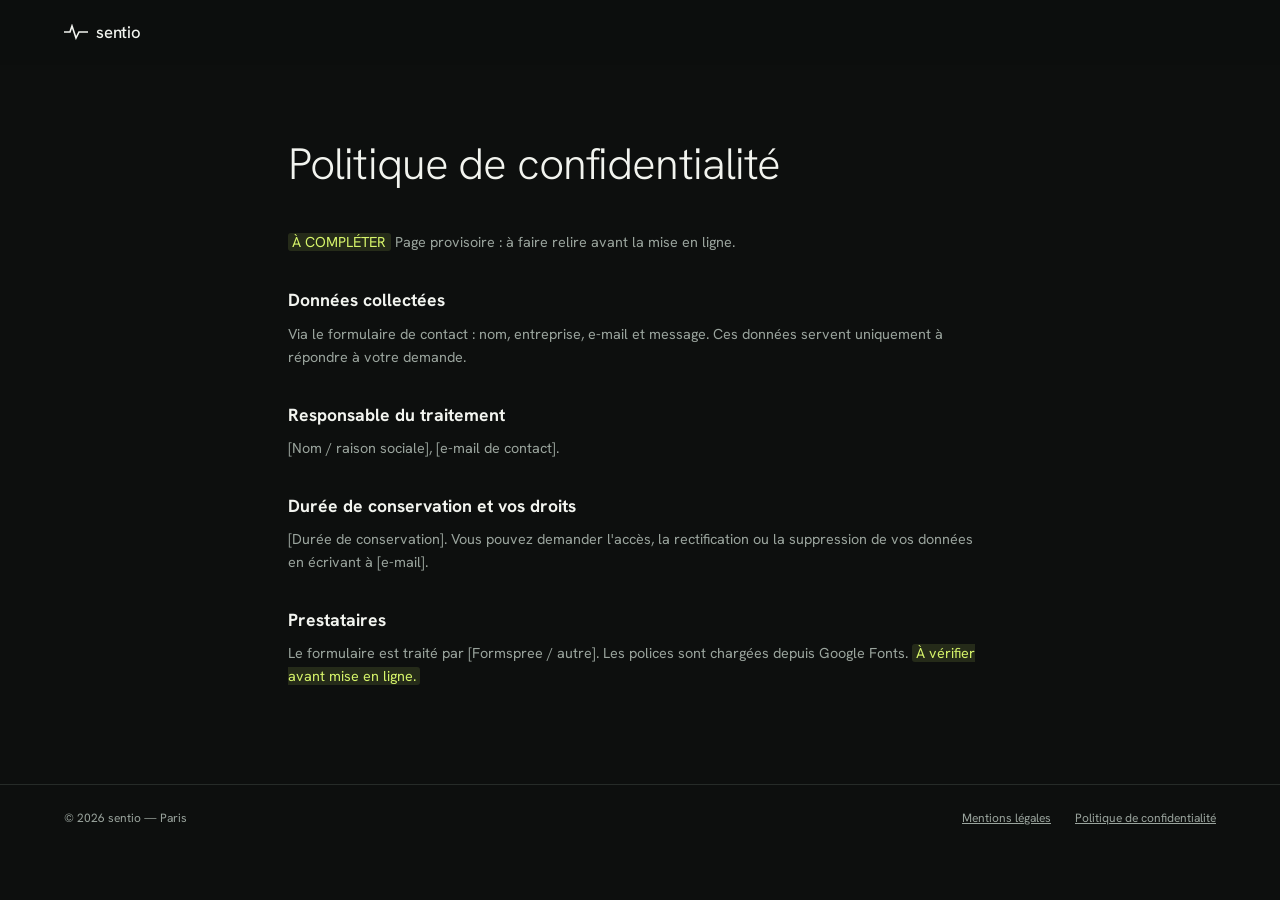
<file: confidentialite.html>
<!doctype html>
<html lang="fr">
<head>
  <meta charset="utf-8">
  <meta name="viewport" content="width=device-width, initial-scale=1">
  <title>Politique de confidentialité — sentio</title>
  <meta name="robots" content="noindex">
  <link rel="icon" href="assets/favicon.svg" type="image/svg+xml">
  <link rel="preconnect" href="https://fonts.googleapis.com"><link rel="preconnect" href="https://fonts.gstatic.com" crossorigin><link href="https://fonts.googleapis.com/css2?family=Hanken+Grotesk:wght@300;400;500;600&family=JetBrains+Mono:wght@400&display=swap" rel="stylesheet">
  <link rel="stylesheet" href="css/style.css">
</head>
<body>
  <header class="site-header">
    <div class="container site-header__inner">
      <a class="logo" href="index.html">
        <svg viewBox="0 0 24 16" aria-hidden="true"><path d="M0 8h6l2-6 4 12 3-6h9"/></svg>
        sentio
      </a>
    </div>
  </header>
  <main class="container legal">
    <h1>Politique de confidentialité</h1>
    <p><span class="todo">À COMPLÉTER</span> Page provisoire : à faire relire avant la mise en ligne.</p>
    <h2>Données collectées</h2>
    <p>Via le formulaire de contact : nom, entreprise, e-mail et message. Ces données servent uniquement à répondre à votre demande.</p>
    <h2>Responsable du traitement</h2>
    <p>[Nom / raison sociale], [e-mail de contact].</p>
    <h2>Durée de conservation et vos droits</h2>
    <p>[Durée de conservation]. Vous pouvez demander l'accès, la rectification ou la suppression de vos données en écrivant à [e-mail].</p>
    <h2>Prestataires</h2>
    <p>Le formulaire est traité par [Formspree / autre]. Les polices sont chargées depuis Google Fonts. <span class="todo">À vérifier avant mise en ligne.</span></p>
  </main>
  <footer class="site-footer"><div class="container site-footer__inner"><p>© 2026 sentio — Paris</p><nav><a href="mentions-legales.html">Mentions légales</a><a href="confidentialite.html">Politique de confidentialité</a></nav></div></footer>
</body>
</html>
</file>
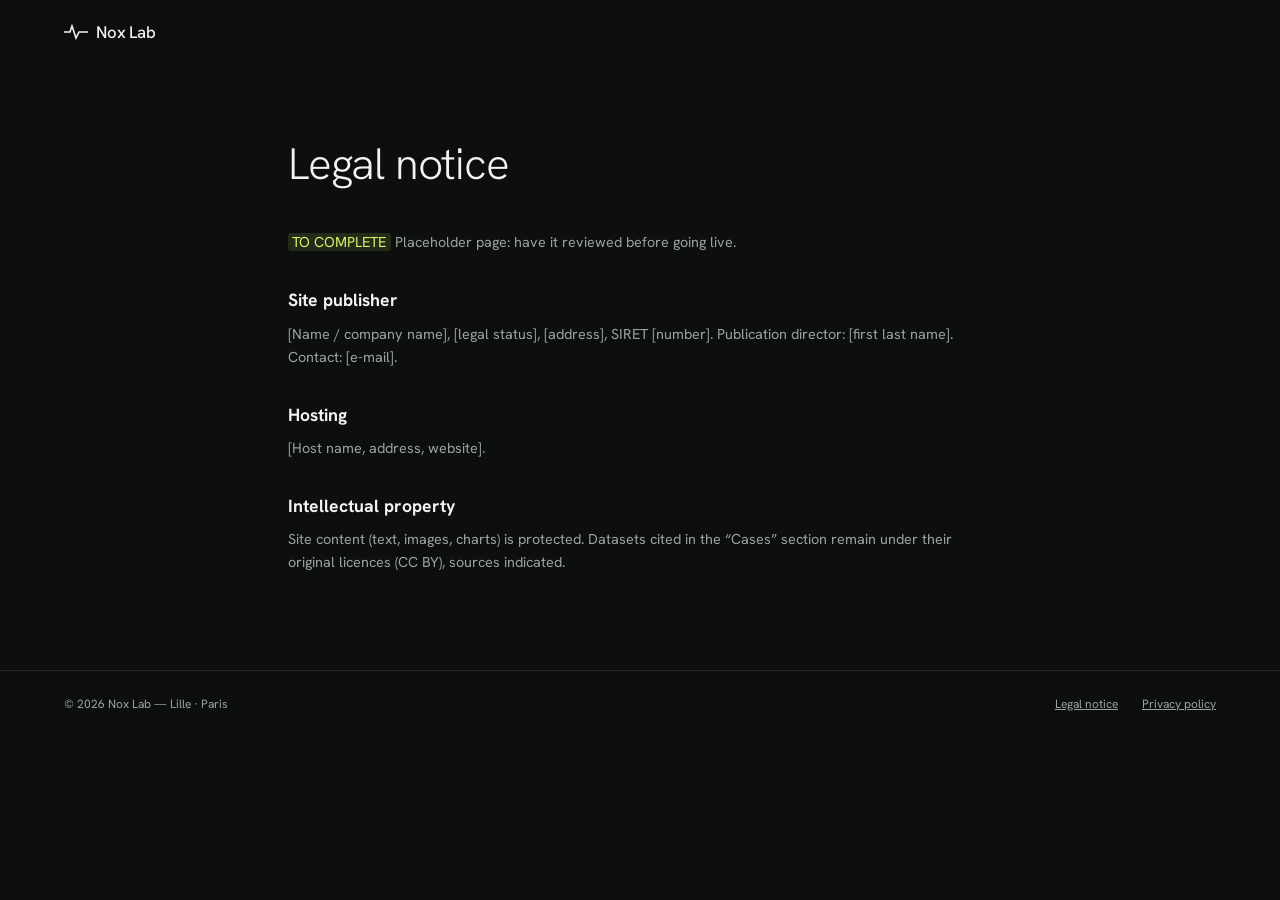
<file: legal-notice.html>
<!doctype html>
<html lang="en">
<head>
  <meta charset="utf-8">
  <meta name="viewport" content="width=device-width, initial-scale=1">
  <title>Legal notice — Nox Lab</title>
  <meta name="robots" content="noindex">
  <link rel="icon" href="assets/favicon.svg" type="image/svg+xml">
  <link rel="preconnect" href="https://fonts.googleapis.com"><link rel="preconnect" href="https://fonts.gstatic.com" crossorigin><link href="https://fonts.googleapis.com/css2?family=Hanken+Grotesk:wght@300;400;500;600&family=JetBrains+Mono:wght@400&display=swap" rel="stylesheet">
  <link rel="stylesheet" href="css/style.css">
</head>
<body>
  <header class="site-header">
    <div class="container site-header__inner">
      <a class="logo" href="index.html">
        <svg viewBox="0 0 24 16" aria-hidden="true"><path d="M0 8h6l2-6 4 12 3-6h9"/></svg>
        Nox Lab
      </a>
    </div>
  </header>
  <main class="container legal">
    <h1>Legal notice</h1>
    <p><span class="todo">TO COMPLETE</span> Placeholder page: have it reviewed before going live.</p>
    <h2>Site publisher</h2>
    <p>[Name / company name], [legal status], [address], SIRET [number]. Publication director: [first last name]. Contact: [e-mail].</p>
    <h2>Hosting</h2>
    <p>[Host name, address, website].</p>
    <h2>Intellectual property</h2>
    <p>Site content (text, images, charts) is protected. Datasets cited in the “Cases” section remain under their original licences (CC BY), sources indicated.</p>
  </main>
  <footer class="site-footer"><div class="container site-footer__inner"><p>© 2026 Nox Lab — Lille · Paris</p><nav><a href="legal-notice.html">Legal notice</a><a href="privacy.html">Privacy policy</a></nav></div></footer>
</body>
</html>
</file>
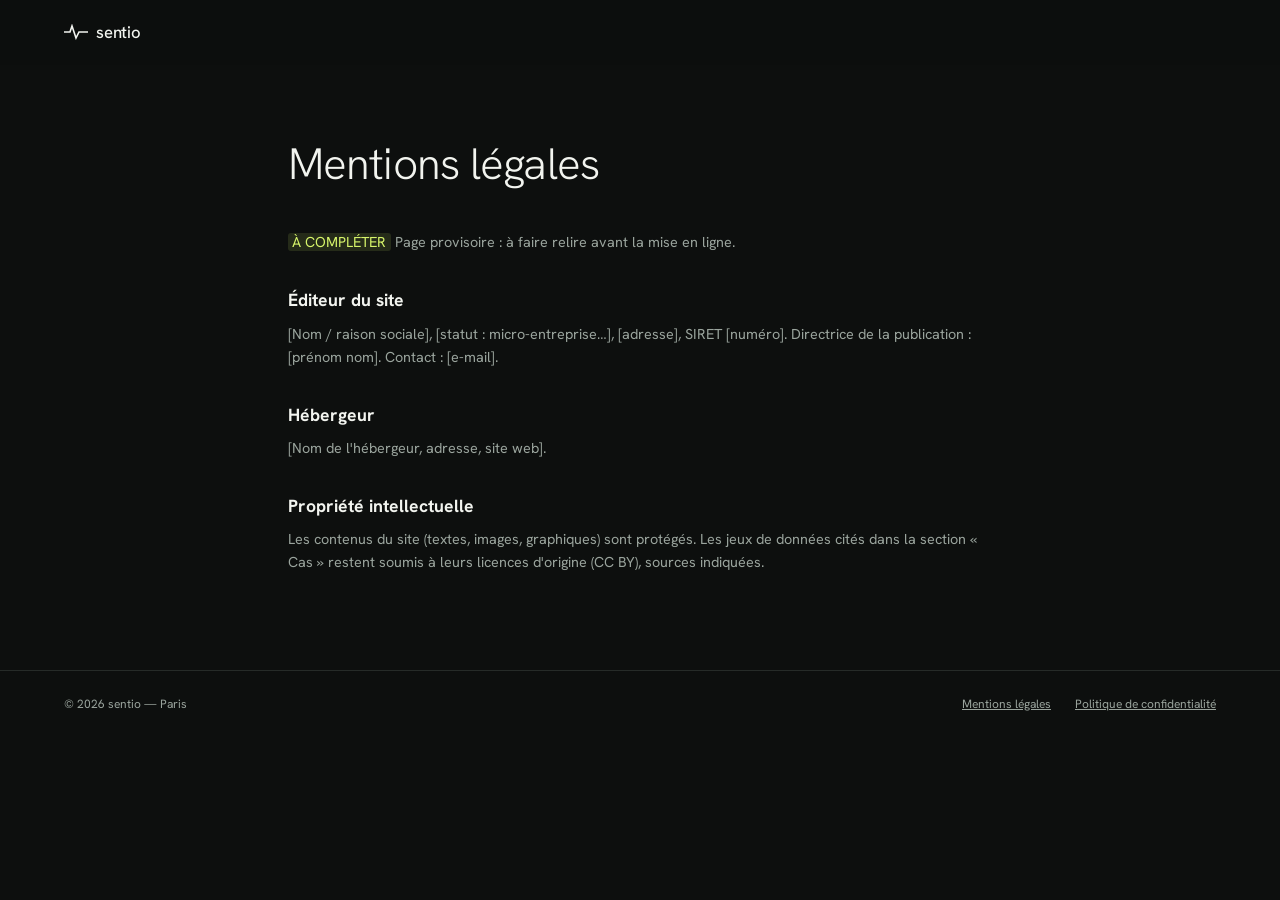
<file: mentions-legales.html>
<!doctype html>
<html lang="fr">
<head>
  <meta charset="utf-8">
  <meta name="viewport" content="width=device-width, initial-scale=1">
  <title>Mentions légales — sentio</title>
  <meta name="robots" content="noindex">
  <link rel="icon" href="assets/favicon.svg" type="image/svg+xml">
  <link rel="preconnect" href="https://fonts.googleapis.com"><link rel="preconnect" href="https://fonts.gstatic.com" crossorigin><link href="https://fonts.googleapis.com/css2?family=Hanken+Grotesk:wght@300;400;500;600&family=JetBrains+Mono:wght@400&display=swap" rel="stylesheet">
  <link rel="stylesheet" href="css/style.css">
</head>
<body>
  <header class="site-header">
    <div class="container site-header__inner">
      <a class="logo" href="index.html">
        <svg viewBox="0 0 24 16" aria-hidden="true"><path d="M0 8h6l2-6 4 12 3-6h9"/></svg>
        sentio
      </a>
    </div>
  </header>
  <main class="container legal">
    <h1>Mentions légales</h1>
    <p><span class="todo">À COMPLÉTER</span> Page provisoire : à faire relire avant la mise en ligne.</p>
    <h2>Éditeur du site</h2>
    <p>[Nom / raison sociale], [statut : micro-entreprise…], [adresse], SIRET [numéro]. Directrice de la publication : [prénom nom]. Contact : [e-mail].</p>
    <h2>Hébergeur</h2>
    <p>[Nom de l'hébergeur, adresse, site web].</p>
    <h2>Propriété intellectuelle</h2>
    <p>Les contenus du site (textes, images, graphiques) sont protégés. Les jeux de données cités dans la section « Cas » restent soumis à leurs licences d'origine (CC BY), sources indiquées.</p>
  </main>
  <footer class="site-footer"><div class="container site-footer__inner"><p>© 2026 sentio — Paris</p><nav><a href="mentions-legales.html">Mentions légales</a><a href="confidentialite.html">Politique de confidentialité</a></nav></div></footer>
</body>
</html>
</file>
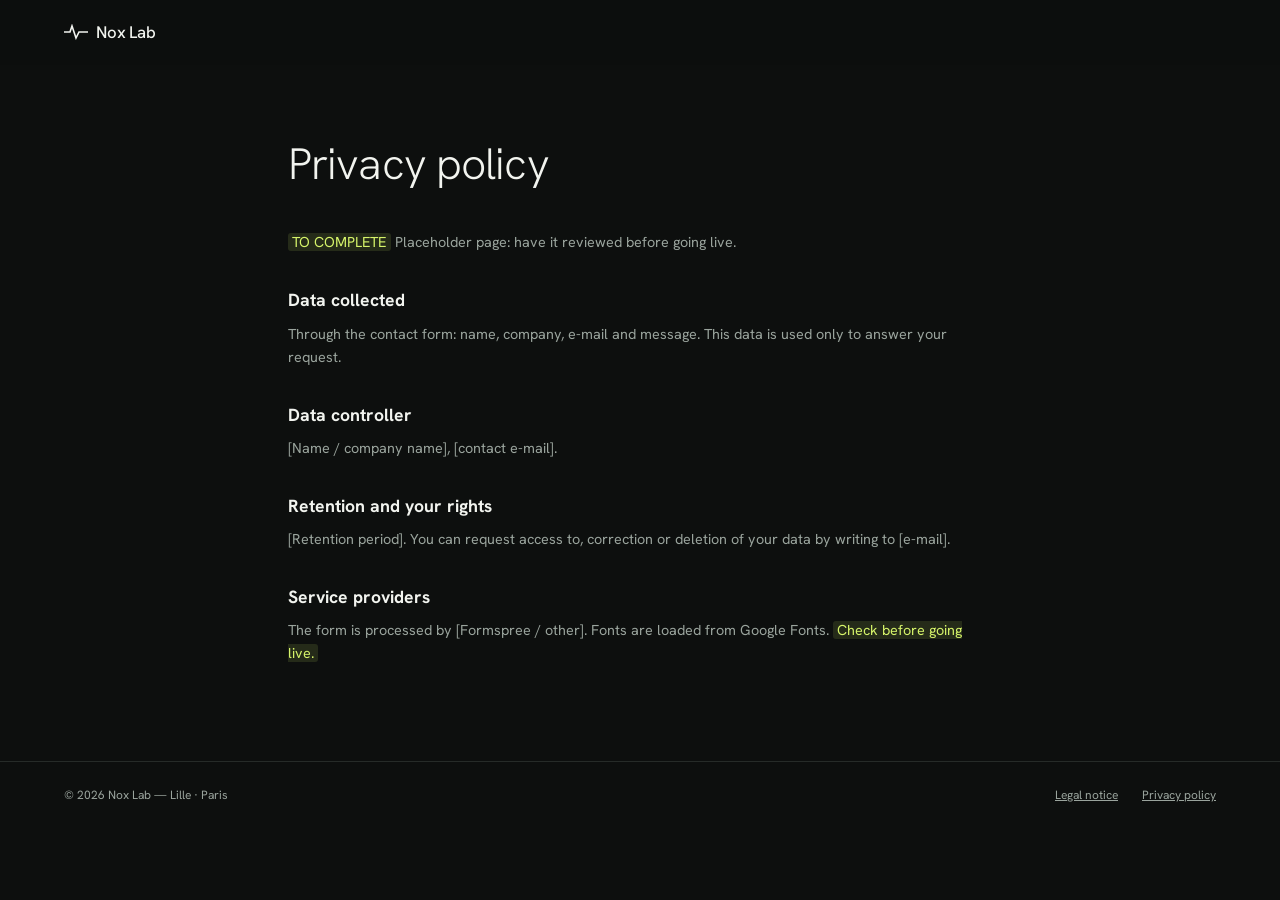
<file: privacy.html>
<!doctype html>
<html lang="en">
<head>
  <meta charset="utf-8">
  <meta name="viewport" content="width=device-width, initial-scale=1">
  <title>Privacy policy — Nox Lab</title>
  <meta name="robots" content="noindex">
  <link rel="icon" href="assets/favicon.svg" type="image/svg+xml">
  <link rel="preconnect" href="https://fonts.googleapis.com"><link rel="preconnect" href="https://fonts.gstatic.com" crossorigin><link href="https://fonts.googleapis.com/css2?family=Hanken+Grotesk:wght@300;400;500;600&family=JetBrains+Mono:wght@400&display=swap" rel="stylesheet">
  <link rel="stylesheet" href="css/style.css">
</head>
<body>
  <header class="site-header">
    <div class="container site-header__inner">
      <a class="logo" href="index.html">
        <svg viewBox="0 0 24 16" aria-hidden="true"><path d="M0 8h6l2-6 4 12 3-6h9"/></svg>
        Nox Lab
      </a>
    </div>
  </header>
  <main class="container legal">
    <h1>Privacy policy</h1>
    <p><span class="todo">TO COMPLETE</span> Placeholder page: have it reviewed before going live.</p>
    <h2>Data collected</h2>
    <p>Through the contact form: name, company, e-mail and message. This data is used only to answer your request.</p>
    <h2>Data controller</h2>
    <p>[Name / company name], [contact e-mail].</p>
    <h2>Retention and your rights</h2>
    <p>[Retention period]. You can request access to, correction or deletion of your data by writing to [e-mail].</p>
    <h2>Service providers</h2>
    <p>The form is processed by [Formspree / other]. Fonts are loaded from Google Fonts. <span class="todo">Check before going live.</span></p>
  </main>
  <footer class="site-footer"><div class="container site-footer__inner"><p>© 2026 Nox Lab — Lille · Paris</p><nav><a href="legal-notice.html">Legal notice</a><a href="privacy.html">Privacy policy</a></nav></div></footer>
</body>
</html>
</file>
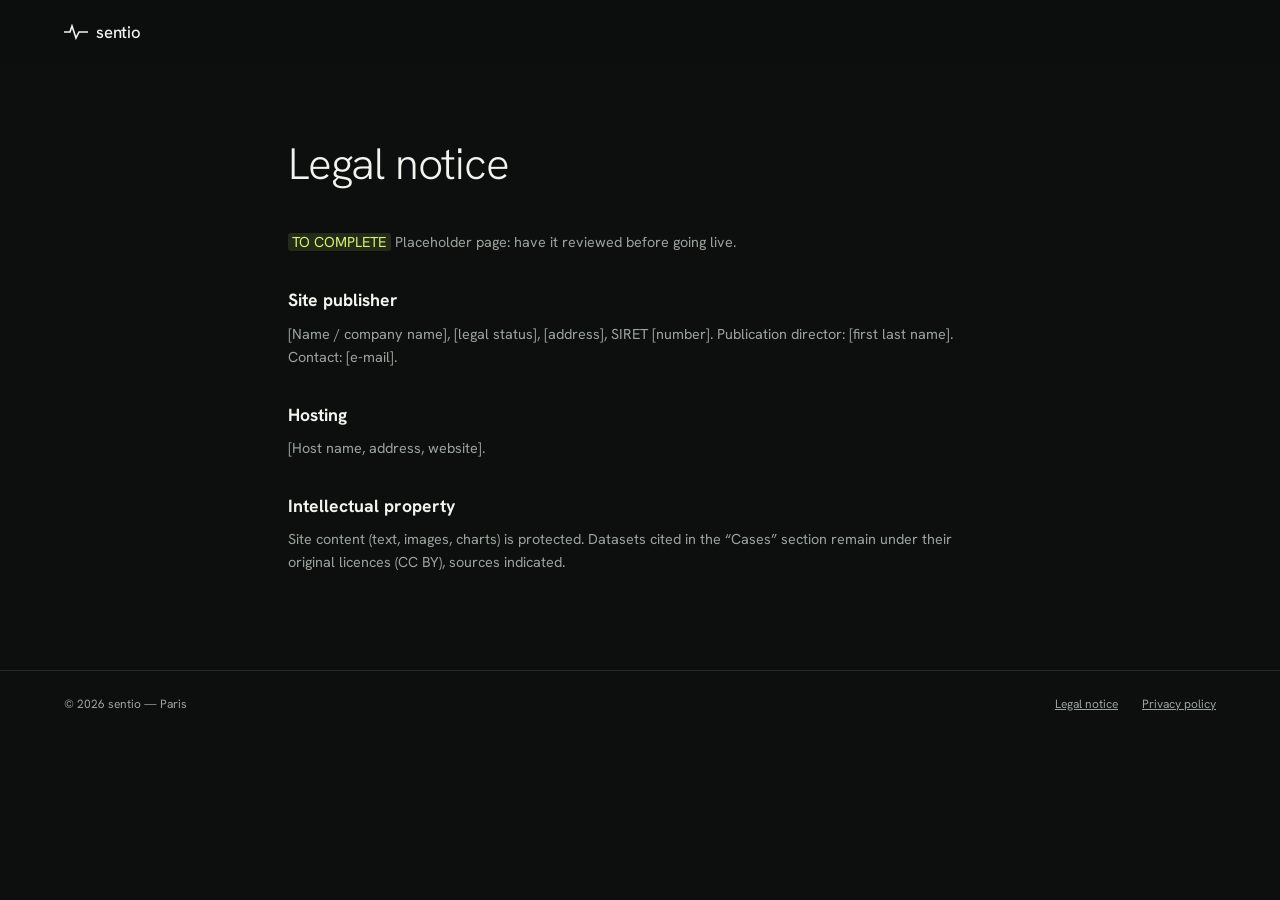
<file: en/legal-notice.html>
<!doctype html>
<html lang="en">
<head>
  <meta charset="utf-8">
  <meta name="viewport" content="width=device-width, initial-scale=1">
  <title>Legal notice — sentio</title>
  <meta name="robots" content="noindex">
  <link rel="icon" href="../assets/favicon.svg" type="image/svg+xml">
  <link rel="preconnect" href="https://fonts.googleapis.com"><link rel="preconnect" href="https://fonts.gstatic.com" crossorigin><link href="https://fonts.googleapis.com/css2?family=Hanken+Grotesk:wght@300;400;500;600&family=JetBrains+Mono:wght@400&display=swap" rel="stylesheet">
  <link rel="stylesheet" href="../css/style.css">
</head>
<body>
  <header class="site-header">
    <div class="container site-header__inner">
      <a class="logo" href="index.html">
        <svg viewBox="0 0 24 16" aria-hidden="true"><path d="M0 8h6l2-6 4 12 3-6h9"/></svg>
        sentio
      </a>
    </div>
  </header>
  <main class="container legal">
    <h1>Legal notice</h1>
    <p><span class="todo">TO COMPLETE</span> Placeholder page: have it reviewed before going live.</p>
    <h2>Site publisher</h2>
    <p>[Name / company name], [legal status], [address], SIRET [number]. Publication director: [first last name]. Contact: [e-mail].</p>
    <h2>Hosting</h2>
    <p>[Host name, address, website].</p>
    <h2>Intellectual property</h2>
    <p>Site content (text, images, charts) is protected. Datasets cited in the “Cases” section remain under their original licences (CC BY), sources indicated.</p>
  </main>
  <footer class="site-footer"><div class="container site-footer__inner"><p>© 2026 sentio — Paris</p><nav><a href="legal-notice.html">Legal notice</a><a href="privacy.html">Privacy policy</a></nav></div></footer>
</body>
</html>
</file>
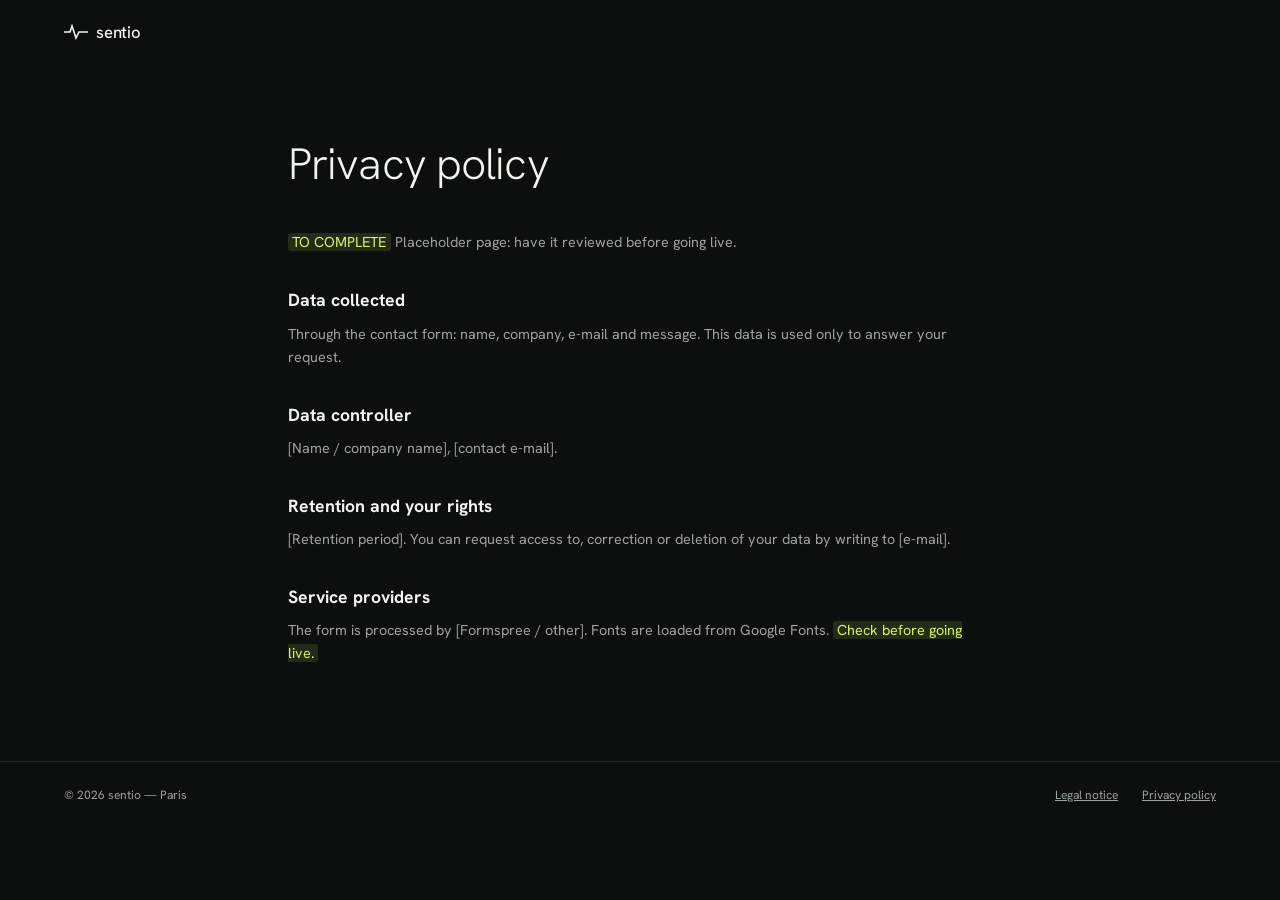
<file: en/privacy.html>
<!doctype html>
<html lang="en">
<head>
  <meta charset="utf-8">
  <meta name="viewport" content="width=device-width, initial-scale=1">
  <title>Privacy policy — sentio</title>
  <meta name="robots" content="noindex">
  <link rel="icon" href="../assets/favicon.svg" type="image/svg+xml">
  <link rel="preconnect" href="https://fonts.googleapis.com"><link rel="preconnect" href="https://fonts.gstatic.com" crossorigin><link href="https://fonts.googleapis.com/css2?family=Hanken+Grotesk:wght@300;400;500;600&family=JetBrains+Mono:wght@400&display=swap" rel="stylesheet">
  <link rel="stylesheet" href="../css/style.css">
</head>
<body>
  <header class="site-header">
    <div class="container site-header__inner">
      <a class="logo" href="index.html">
        <svg viewBox="0 0 24 16" aria-hidden="true"><path d="M0 8h6l2-6 4 12 3-6h9"/></svg>
        sentio
      </a>
    </div>
  </header>
  <main class="container legal">
    <h1>Privacy policy</h1>
    <p><span class="todo">TO COMPLETE</span> Placeholder page: have it reviewed before going live.</p>
    <h2>Data collected</h2>
    <p>Through the contact form: name, company, e-mail and message. This data is used only to answer your request.</p>
    <h2>Data controller</h2>
    <p>[Name / company name], [contact e-mail].</p>
    <h2>Retention and your rights</h2>
    <p>[Retention period]. You can request access to, correction or deletion of your data by writing to [e-mail].</p>
    <h2>Service providers</h2>
    <p>The form is processed by [Formspree / other]. Fonts are loaded from Google Fonts. <span class="todo">Check before going live.</span></p>
  </main>
  <footer class="site-footer"><div class="container site-footer__inner"><p>© 2026 sentio — Paris</p><nav><a href="legal-notice.html">Legal notice</a><a href="privacy.html">Privacy policy</a></nav></div></footer>
</body>
</html>
</file>
<file: css/style.css>
/* ==========================================================================
   Nox Lab — single stylesheet
   Layout: 1. Variables  2. Base  3. Components  4. Sections  5. Responsive
   To change the look of the site, start with the variables (section 1).
   ========================================================================== */

/* 1. VARIABLES ------------------------------------------------------------ */
:root {
  /* Colours */
  --bg:        #0d0f0e;
  --surface:   #151917;   /* cards, fields */
  --surface-2: #1b201d;   /* photo placeholders */
  --line:      #262b28;   /* rules */
  --text:      #f2f4ef;
  --muted:     #9aa49d;
  --accent:    #d6f46a;   /* lime green: buttons, keywords */
  --accent-ink:#10140a;   /* text on accent background */

  /* Typography */
  --font-sans: "Hanken Grotesk", system-ui, -apple-system, "Segoe UI", Roboto, sans-serif;
  --font-mono: "JetBrains Mono", ui-monospace, "SF Mono", Menlo, monospace;

  /* Spacing and widths */
  --gutter: clamp(1.25rem, 4vw, 2.5rem);
  --max:    72rem;
  --section-y: clamp(4.5rem, 10vw, 8rem);
  --radius: 0.5rem;
}

/* 2. BASE ----------------------------------------------------------------- */
*, *::before, *::after { box-sizing: border-box; }

html { scroll-behavior: smooth; scroll-padding-top: 5rem; }

body {
  margin: 0;
  background: var(--bg);
  color: var(--text);
  font-family: var(--font-sans);
  font-size: 1rem;
  line-height: 1.6;
  -webkit-font-smoothing: antialiased;
}

img, svg { display: block; max-width: 100%; }
a { color: inherit; }
h1, h2, h3, p, ul, figure { margin: 0; }
ul { padding: 0; list-style: none; }

:focus-visible { outline: 2px solid var(--accent); outline-offset: 3px; }

.container { width: min(100% - 2 * var(--gutter), var(--max)); margin-inline: auto; }

.skip-link {
  position: absolute; left: var(--gutter); top: -4rem; z-index: 100;
  background: var(--accent); color: var(--accent-ink);
  padding: 0.5rem 1rem; border-radius: var(--radius); font-weight: 600;
}
.skip-link:focus { top: 0.75rem; }

/* 3. COMPONENTS ---------------------------------------------------------- */

/* Section label: "01 — Services" */
.eyebrow {
  font-family: var(--font-mono);
  font-size: 0.75rem;
  letter-spacing: 0.02em;
  color: var(--accent);
  margin-bottom: 1rem;
}

/* Headings */
.h-display {
  font-size: clamp(2.6rem, 7vw, 5.25rem);
  font-weight: 300;
  line-height: 1.08;
  letter-spacing: -0.03em;
}
.h-section {
  font-size: clamp(1.9rem, 4vw, 3rem);
  font-weight: 300;
  line-height: 1.15;
  letter-spacing: -0.025em;
}

/* Keyword underlined in green */
.mark {
  color: var(--accent);
  text-decoration: underline;
  text-decoration-thickness: 2px;
  text-underline-offset: 0.18em;
}
u, .underline {
  text-decoration: underline;
  text-decoration-color: var(--accent);
  text-decoration-thickness: 2px;
  text-underline-offset: 0.2em;
}

/* Buttons */
.btn {
  display: inline-flex; align-items: center; justify-content: center;
  padding: 0.75rem 1.4rem;
  border-radius: 999px;
  border: 1px solid var(--line);
  background: transparent;
  color: var(--text);
  font: inherit; font-size: 0.9rem; font-weight: 500;
  text-decoration: none; cursor: pointer;
  transition: background-color .2s, border-color .2s, transform .2s;
}
.btn:hover { border-color: var(--muted); }
.btn--primary { background: var(--accent); border-color: var(--accent); color: var(--accent-ink); font-weight: 600; }
.btn--primary:hover { background: #e4ff7e; border-color: #e4ff7e; }
.btn--sm { padding: 0.5rem 1rem; font-size: 0.8rem; }

/* Photo placeholder (replace with an <img>, see README) */
.photo {
  position: relative;
  background: var(--surface-2);
  border-radius: var(--radius);
  overflow: hidden;
}
.photo img { width: 100%; height: 100%; object-fit: cover; }
.photo__tag {
  position: absolute; inset: 0;
  display: grid; place-items: center; text-align: center; padding: 1rem;
  font-family: var(--font-mono); font-size: 0.7rem; color: var(--muted);
}

/* "Signal" dividers */
.signal { width: 100%; height: 3.5rem; }
.signal path { fill: none; vector-effect: non-scaling-stroke; }

/* 4. SECTIONS ------------------------------------------------------------- */

/* --- Header --- */
.site-header {
  position: sticky; top: 0; z-index: 50;
  background: rgba(13, 15, 14, 0.82);
  backdrop-filter: blur(12px);
  -webkit-backdrop-filter: blur(12px);
  border-bottom: 1px solid transparent;
}
.site-header__inner {
  display: flex; align-items: center; justify-content: space-between;
  min-height: 4rem;
}
.logo { display: inline-flex; align-items: center; gap: 0.5rem; text-decoration: none; font-weight: 500; font-size: 1.05rem; letter-spacing: -0.01em; }
.logo svg { width: 1.5rem; height: 1rem; stroke: var(--text); fill: none; stroke-width: 1.6; }

.nav { display: flex; align-items: center; gap: 1.75rem; }
.nav__links { display: flex; gap: 1.75rem; }
.nav a:not(.btn) { font-size: 0.8rem; text-decoration: none; color: var(--text); opacity: .85; }
.nav a:not(.btn):hover { opacity: 1; color: var(--accent); }
.lang { font-family: var(--font-mono); font-size: 0.7rem; color: var(--muted); }
.lang a { text-decoration: none; }
.lang [aria-current="true"] { color: var(--text); }

.nav-toggle { display: none; }

/* --- Hero --- */
.hero { padding-top: 1rem; }
.hero__visual {
  position: relative;
  height: clamp(15rem, 34vw, 26rem);
  margin-bottom: clamp(-6rem, -8vw, -3rem);   /* the title overlaps the image */
  -webkit-mask-image: linear-gradient(to bottom, #000 55%, transparent);
          mask-image: linear-gradient(to bottom, #000 55%, transparent);
}
.hero__visual .photo { height: 100%; border-radius: var(--radius); }
.hero__title { position: relative; max-width: 15em; }
.hero__lead { max-width: 34rem; margin-top: 2.5rem; font-size: 0.95rem; color: var(--text); }
.hero__lead u { color: var(--text); }
.hero__actions { display: flex; gap: 0.75rem; flex-wrap: wrap; margin-top: 2rem; }
.hero__tags { margin-top: 2rem; font-family: var(--font-mono); font-size: 0.7rem; color: var(--muted); }
.hero .signal { margin-top: 3rem; }

/* --- Generic sections --- */
.section { padding-block: var(--section-y); }

.split { display: grid; grid-template-columns: 1fr 2.2fr; gap: 2rem 3rem; }

/* --- 01 Services --- */
.services__intro .h-section { max-width: 11ch; }
.service-list { border-top: 1px solid var(--line); }
.service {
  display: grid; grid-template-columns: 1.3fr 1fr; gap: 1rem 2.5rem;
  padding-block: 1.75rem; border-bottom: 1px solid var(--line);
}
.service__q { font-size: clamp(1.25rem, 2.2vw, 1.6rem); font-weight: 300; letter-spacing: -0.015em; line-height: 1.3; }
.service__q em { font-style: normal; color: var(--accent); }
.service__title { font-size: 0.85rem; font-weight: 600; margin-bottom: 0.4rem; }
.service__text { font-size: 0.8rem; color: var(--muted); line-height: 1.55; }

/* --- 02 Cases --- */
.cases__head { display: flex; justify-content: space-between; align-items: flex-end; gap: 2rem; margin-bottom: 2.5rem; }
.cases__note { max-width: 20rem; font-size: 0.75rem; color: var(--muted); }

.card { background: var(--surface); border: 1px solid var(--line); border-radius: var(--radius); }

.case-main { display: grid; grid-template-columns: 1.15fr 1fr; overflow: hidden; }
.case-main__chart { position: relative; background: var(--surface-2); min-height: 18rem; }
.case-main__chart .photo__tag { inset: 1rem auto auto 1rem; place-items: start; padding: .3rem .5rem; border: 1px solid var(--line); border-radius: 3px; }
.case-main__chart svg { position: absolute; inset: 0; width: 100%; height: 100%; }
.case-main__chart path { fill: none; vector-effect: non-scaling-stroke; stroke-width: 1.6; }
.case-main__body { padding: clamp(1.25rem, 3vw, 2.25rem); }
.case-main__kicker { font-family: var(--font-mono); font-size: 0.7rem; color: var(--accent); margin-bottom: 1rem; }
.case-main__title { font-size: clamp(1.8rem, 3.2vw, 2.4rem); font-weight: 300; letter-spacing: -0.02em; margin-bottom: 1rem; }
.case-main__text { font-size: 0.85rem; color: var(--muted); margin-bottom: 1.5rem; }

.meta { display: grid; grid-template-columns: 1fr 1fr; gap: 1rem 1.5rem; font-size: 0.75rem; }
.meta dt { font-family: var(--font-mono); font-size: 0.65rem; color: var(--muted); margin-bottom: 0.15rem; }
.meta dd { margin: 0; }

.case-grid { display: grid; grid-template-columns: repeat(3, 1fr); gap: 1rem; margin-top: 1rem; }
.case-card { padding: 1.5rem; display: flex; flex-direction: column; gap: 0.75rem; }
.case-card__kicker { font-family: var(--font-mono); font-size: 0.65rem; color: var(--muted); }
.case-card__title { font-size: 1.35rem; font-weight: 400; letter-spacing: -0.015em; line-height: 1.2; }
.case-card__text { font-size: 0.78rem; color: var(--muted); }
.case-card__src { margin-top: auto; padding-top: 1rem; font-family: var(--font-mono); font-size: 0.65rem; color: var(--muted); }
.case-card__src a, .meta a { color: var(--text); }

/* --- 03 Approach --- */
.method .h-section { margin-bottom: 3rem; }
.steps { display: grid; grid-template-columns: repeat(4, 1fr); gap: 2rem; border-top: 1px solid var(--line); padding: 1.5rem 0 0; margin: 0; list-style: none; }
.step__num { font-family: var(--font-mono); font-size: 0.7rem; color: var(--accent); margin-bottom: 1.5rem; }
.step__title { font-size: 1.15rem; font-weight: 600; margin-bottom: 0.5rem; }
.step__text { font-size: 0.8rem; color: var(--muted); }

/* Scoping note call-out */
.scoping { margin-top: 2rem; padding: 1.5rem; border: 1px solid var(--accent); border-radius: var(--radius); }
.scoping__title { font-size: 1.1rem; font-weight: 500; margin-bottom: 0.4rem; }
.scoping__text { font-size: 0.85rem; color: var(--muted); max-width: 40rem; }

/* "In progress" tag on a case */
.status { display: inline-block; margin-left: 0.5rem; padding: 0.05rem 0.45rem; border: 1px solid var(--line); border-radius: 999px; color: var(--accent); }

/* Principles and "what we are not" */
.principles { display: grid; grid-template-columns: repeat(3, 1fr); gap: 2rem; margin-top: 4rem; }
.principle { border-top: 1px solid var(--line); padding-top: 1.25rem; }
.principle__title { font-size: 1rem; font-weight: 600; margin-bottom: 0.5rem; }
.principle__text { font-size: 0.8rem; color: var(--muted); }
.not-list { margin-top: 3rem; font-size: 0.85rem; color: var(--muted); }
.not-list span { color: var(--text); font-weight: 600; }

/* --- 04 Team --- */
.team .h-section { margin-bottom: 2.5rem; }
.team__grid { display: grid; grid-template-columns: 1fr 1fr; gap: 1.25rem; }
.member .photo { aspect-ratio: 16 / 9; margin-bottom: 1rem; }
.member__name { font-size: 1.25rem; font-weight: 600; margin-bottom: 0.4rem; }
.member__bio { font-size: 0.8rem; color: var(--muted); max-width: 32rem; }

/* --- 05 Contact --- */
.contact { padding-top: 0; }
.contact .signal { margin-bottom: var(--section-y); }
.contact__grid { display: grid; grid-template-columns: 1fr 1.2fr; gap: 3rem; }
.contact__title { max-width: 12ch; margin-bottom: 1.5rem; }
.contact__text { font-size: 0.85rem; color: var(--muted); margin-bottom: 1rem; }
.contact__mail { font-size: 0.95rem; }
.contact__place { margin-top: 1.5rem; font-size: 0.75rem; color: var(--muted); }

.form { display: grid; grid-template-columns: 1fr 1fr; gap: 1.1rem 1rem; }
.field { display: flex; flex-direction: column; gap: 0.35rem; }
.field--full { grid-column: 1 / -1; }
.field label { font-family: var(--font-mono); font-size: 0.7rem; color: var(--muted); }
.field input, .field textarea {
  width: 100%;
  background: var(--surface); color: var(--text);
  border: 1px solid var(--line); border-radius: 0.3rem;
  padding: 0.7rem 0.8rem;
  font: inherit; font-size: 0.9rem;
  transition: border-color .2s;
}
.field input:hover, .field textarea:hover { border-color: #3a413d; }
.field input:focus, .field textarea:focus { outline: none; border-color: var(--accent); }
.field textarea { min-height: 7.5rem; resize: vertical; }
.form__actions { grid-column: 1 / -1; }
.form__status { margin-top: 0.75rem; font-size: 0.8rem; color: var(--muted); min-height: 1.2em; }
.hp { position: absolute; left: -9999px; }   /* anti-spam trap, do not remove */

/* --- Footer --- */
.site-footer { border-top: 1px solid var(--line); padding-block: 1.5rem; font-size: 0.75rem; color: var(--muted); }
.site-footer__inner { display: flex; justify-content: space-between; gap: 1rem; flex-wrap: wrap; }
.site-footer nav { display: flex; gap: 1.5rem; }
.site-footer a { color: var(--muted); }
.site-footer a:hover { color: var(--text); }

/* --- Legal pages --- */
.legal { padding-block: 4rem 6rem; max-width: 44rem; }
.legal h1 { font-size: clamp(2rem, 4vw, 2.75rem); font-weight: 300; letter-spacing: -0.02em; margin-bottom: 2rem; }
.legal h2 { font-size: 1.1rem; margin: 2rem 0 0.5rem; }
.legal p, .legal li { color: var(--muted); font-size: 0.9rem; }
.todo { background: rgba(214, 244, 106, .12); color: var(--accent); padding: 0 .3em; border-radius: 3px; }

/* 5. RESPONSIVE ----------------------------------------------------------- */
@media (max-width: 62rem) {
  .case-main { grid-template-columns: 1fr; }
  .case-main__chart { min-height: 14rem; }
  .case-grid { grid-template-columns: 1fr; }
  .steps { grid-template-columns: 1fr 1fr; }
  .principles { grid-template-columns: 1fr; gap: 1.5rem; }
}

@media (max-width: 48rem) {
  /* Mobile menu */
  .nav-toggle {
    display: inline-flex; align-items: center; justify-content: center;
    width: 2.5rem; height: 2.5rem;
    background: none; border: 1px solid var(--line); border-radius: 999px; color: var(--text); cursor: pointer;
  }
  .nav {
    position: absolute; left: 0; right: 0; top: 100%;
    flex-direction: column; align-items: flex-start; gap: 1.25rem;
    padding: 1.5rem var(--gutter) 2rem;
    background: var(--bg); border-bottom: 1px solid var(--line);
    display: none;
  }
  .nav.is-open { display: flex; }
  .nav__links { flex-direction: column; gap: 1rem; }
  .nav a:not(.btn) { font-size: 1rem; }

  .split, .contact__grid, .team__grid { grid-template-columns: 1fr; }
  .service { grid-template-columns: 1fr; }
  .cases__head { flex-direction: column; align-items: flex-start; }
  .form { grid-template-columns: 1fr; }
}

@media (max-width: 30rem) {
  .steps { grid-template-columns: 1fr; }
}

@media (prefers-reduced-motion: reduce) {
  html { scroll-behavior: auto; }
  * { transition: none !important; }
}
</file>
